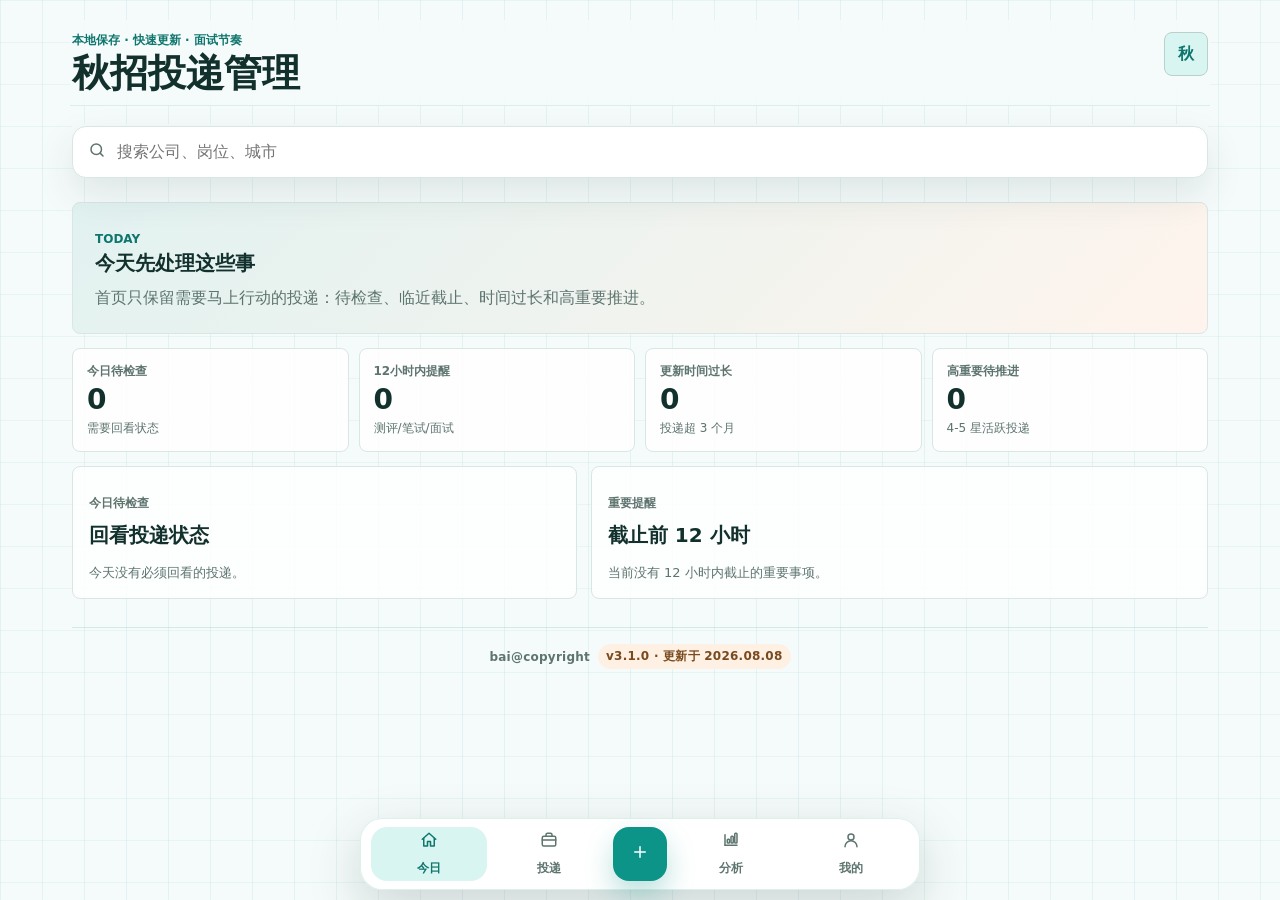
<file: index.html>
<!doctype html>
<html lang="zh-CN">
  <head>
    <meta charset="UTF-8" />
    <meta name="viewport" content="width=device-width, initial-scale=1.0" />
    <meta name="theme-color" content="#0d9488" />
    <meta name="apple-mobile-web-app-capable" content="yes" />
    <meta name="apple-mobile-web-app-title" content="秋招投递" />
    <meta name="apple-mobile-web-app-status-bar-style" content="default" />
    <meta name="description" content="本地保存的秋招投递状态管理工具，支持手机浏览器和主屏幕安装。" />
    <title>秋招投递管理</title>
    <link rel="manifest" href="./manifest.webmanifest" />
    <link rel="icon" href="./app-icon.svg" type="image/svg+xml" />
    <link rel="stylesheet" href="./styles.css" />
  </head>
  <body>
    <div id="app">
      <main class="main-shell">
        <header class="topbar app-header">
          <div>
            <p class="eyebrow">本地保存 · 快速更新 · 面试节奏</p>
            <h2>秋招投递管理</h2>
          </div>
          <div class="top-actions">
            <button
              id="accountMenuBtn"
              class="brand-mark"
              type="button"
              aria-label="进入我的账号"
              aria-expanded="false"
              aria-controls="accountMenu"
              title="我的"
            >
              秋
            </button>
          </div>
        </header>

        <div class="global-search">
          <div class="search-box">
            <button id="searchButton" class="search-button" type="button" aria-label="搜索并跳转到列表">
              <span data-icon="search"></span>
            </button>
            <input id="searchInput" type="search" placeholder="搜索公司、岗位、城市" autocomplete="off" />
          </div>
        </div>

        <section id="overviewPage" class="app-module is-active" data-module="overview" aria-label="今日">
          <section class="module-hero today-hero">
            <div>
              <p class="eyebrow">Today</p>
              <h3>今天先处理这些事</h3>
              <p>首页只保留需要马上行动的投递：待检查、临近截止、时间过长和高重要推进。</p>
            </div>
          </section>

          <section id="todayFocusGrid" class="today-focus-grid" aria-label="今日重点"></section>

          <div class="reminder-module-grid">
            <section class="module-card check-panel">
              <div class="module-card-head">
                <div>
                  <p class="section-label">今日待检查</p>
                  <h3>回看投递状态</h3>
                </div>
              </div>
              <div id="dueList" class="due-list"></div>
            </section>
            <section class="module-card">
              <div class="module-card-head">
                <div>
                  <p class="section-label">重要提醒</p>
                  <h3>截止前 12 小时</h3>
                </div>
              </div>
              <div id="reminderHubList" class="reminder-list compact-reminder-list"></div>
            </section>
          </div>
        </section>

        <section id="recordsPage" class="app-module hidden" data-module="records" aria-label="投递记录">
          <section class="toolbar">
            <div>
              <p class="eyebrow">Applications</p>
              <h3>投递工作区</h3>
            </div>
            <p class="toolbar-hint">搜索、筛选和看板都在这里处理</p>
          </section>

          <section class="module-card compact-filter-card">
            <div class="module-card-head">
              <div>
                <p class="section-label">状态筛选</p>
                <h3>快速定位记录</h3>
              </div>
              <span class="card-hint">筛选后在下方展示列表</span>
            </div>
            <div id="statusFilters" class="filter-stack status-grid"></div>
            <div class="filter-panel-grid records-filter-grid">
              <label>
                <span>城市筛选</span>
                <select id="cityFilter" class="select-input">
                  <option value="all">全部城市</option>
                </select>
              </label>
              <label>
                <span>排序</span>
                <select id="sortSelect" class="select-input">
                  <option value="updatedDesc">星级优先 · 最近更新</option>
                  <option value="staleDesc">星级优先 · 最久未更新</option>
                  <option value="appliedDesc">星级优先 · 最近投递</option>
                  <option value="companyAsc">星级优先 · 公司名称</option>
                </select>
              </label>
            </div>
          </section>

          <section id="overviewResultsPanel" class="module-card overview-results hidden">
            <div class="module-card-head">
              <div>
                <p class="section-label">筛选结果</p>
                <h3>投递列表</h3>
              </div>
              <div id="resultMeta" class="result-meta"></div>
            </div>
            <section id="overviewListView" class="table-view overview-list-view" aria-label="投递筛选列表"></section>
          </section>

          <section id="boardView" class="board-view" aria-label="状态看板"></section>
        </section>

        <section id="remindersPage" class="app-module hidden" data-module="reminders" aria-label="分析">
          <section class="module-hero analysis-hero">
            <div>
              <p class="eyebrow">Analysis</p>
              <h3>看趋势，不在这里处理记录</h3>
              <p>统计页只保留状态漏斗、城市分布、星级分布和关键指标，用来判断投递节奏。</p>
            </div>
          </section>
          <section id="insightsView" class="insights-view" aria-label="投递统计分析"></section>
        </section>

        <section id="profilePage" class="app-module hidden" data-module="profile" aria-label="我的">
          <section id="accountMenu" class="account-menu profile-account" aria-label="账号空间">
            <div class="account-menu-head">
              <div>
                <p class="section-label">当前账号</p>
                <strong id="activeAccountName">本地游客</strong>
              </div>
              <button id="closeAccountMenuBtn" class="icon-button secondary compact" type="button" aria-label="收起账号空间" title="收起">
                <span data-icon="x"></span>
              </button>
            </div>

            <div class="account-panel-stack">
              <div id="accountHomePanel" class="account-home-panel account-subpanel is-panel-visible">
                <div class="account-home-card">
                  <div class="account-avatar" aria-hidden="true">秋</div>
                  <div>
                    <p class="section-label">当前身份</p>
                    <strong id="accountHomeName">本地游客</strong>
                    <span id="accountHomeMeta">游客数据只保存在本机</span>
                  </div>
                </div>
                <div class="account-entry-actions" aria-label="账号入口">
                  <button id="openLoginPanelBtn" class="text-entry-button" type="button">
                    <span data-icon="user"></span>
                    <span>去登录</span>
                  </button>
                  <button id="openAccountAdminBtn" class="text-entry-button" type="button">
                    <span data-icon="user"></span>
                    <span>账号管理</span>
                  </button>
                </div>
              </div>

              <div id="accountLoginPanel" class="account-editor account-subpanel hidden">
                <div class="account-subpanel-head">
                  <div>
                    <p class="section-label">云端同步</p>
                    <label for="newAccountNameInput">账号登录</label>
                  </div>
                  <button id="backAccountHomeFromLoginBtn" class="mini-button" type="button">
                    <span data-icon="x"></span>
                    <span>返回</span>
                  </button>
                </div>
                <div class="account-auth-copy">
                  <p>使用“账号名+密码”登录后，会自动尝试从云端恢复并同步该账号的最新备份。</p>
                </div>
                <div class="account-field-group">
                  <label for="newAccountNameInput">登录账号</label>
                  <input id="newAccountNameInput" type="text" maxlength="24" placeholder="例如：我的秋招" autocomplete="off" />
                </div>
                <div class="account-field-group">
                  <label for="newAccountPasswordInput">账号密码</label>
                  <input id="newAccountPasswordInput" type="password" placeholder="设置或输入账号密码" autocomplete="current-password" />
                </div>
                <button id="createAccountBtn" class="mini-button strong-mini" type="button">
                  <span data-icon="check"></span>
                  <strong>立即登录</strong>
                </button>
              </div>

              <div id="accountAdminPanel" class="account-editor account-subpanel hidden">
                <div class="account-subpanel-head">
                  <div>
                    <p class="section-label">本机管理</p>
                    <label>管理员账户</label>
                  </div>
                  <button id="backAccountHomeFromAdminBtn" class="mini-button" type="button">
                    <span data-icon="x"></span>
                    <span>返回</span>
                  </button>
                </div>
                <div id="accountList" class="account-list" aria-label="账号列表"></div>
                <div id="accountPasswordGate" class="account-security-gate"></div>
                <div id="accountRecoveryList" class="account-security-list"></div>
                <div id="deleteAccountConfirm" class="delete-confirm hidden">
                  <span id="deleteAccountConfirmText">确认删除这个账号和它的记录？</span>
                  <button id="confirmDeleteAccountBtn" class="mini-button danger-mini" type="button">确认</button>
                  <button id="cancelDeleteAccountBtn" class="mini-button" type="button">取消</button>
                </div>
                <p id="accountSecurityHint" class="account-help">旧密码无法查看；通过管理员账户后才能重置。</p>
              </div>
            </div>

            <p id="accountFeedback" class="account-feedback" aria-live="polite">每个账号的数据本地隔离保存。</p>
          </section>

          <section id="cloudBackupPanel" class="module-card cloud-backup-panel">
            <div class="module-card-head">
              <div>
                <p class="section-label">云备份中心</p>
                <h3>自动备份与恢复</h3>
              </div>
              <span id="cloudBackupStatus" class="card-hint">每 12 小时自动检查</span>
            </div>
            <div class="cloud-sync-panel">
              <div class="cloud-sync-title">
                <strong>账号云同步</strong>
                <span id="cloudSyncStatus">未开启</span>
              </div>
              <div class="cloud-sync-controls">
                <button id="checkCloudSyncBtn" class="mini-button" type="button">检查云端</button>
              </div>
              <p id="cloudSyncFeedback" class="cloud-sync-feedback">登录账号后，会用账号名和账号密码检查云端最新备份。</p>
            </div>
            <div class="cloud-backup-actions">
              <button id="backupNowBtn" class="profile-action" type="button">
                <span data-icon="share"></span>
                <strong>立即备份</strong>
              </button>
            </div>
            <div id="cloudBackupList" class="cloud-backup-list" aria-label="云备份历史"></div>
          </section>

          <section class="module-card settings-card">
            <div class="module-card-head">
              <div>
                <p class="section-label">系统设置</p>
                <h3>提醒阈值</h3>
              </div>
            </div>
            <div class="settings-grid">
              <label class="number-field" for="overdueMonthsInput">
                <span>超过</span>
                <input id="overdueMonthsInput" type="number" min="1" max="36" step="1" inputmode="numeric" />
                <span>个月未更新</span>
              </label>
              <label class="number-field" for="longAppliedMonthsInput">
                <span>投递超</span>
                <input id="longAppliedMonthsInput" type="number" min="1" max="36" step="1" inputmode="numeric" />
                <span>个月归类</span>
              </label>
            </div>
          </section>

          <section class="module-card">
            <div class="module-card-head">
              <div>
                <p class="section-label">数据与信息</p>
                <h3>导入导出</h3>
              </div>
            </div>
            <div class="profile-actions">
              <button id="exportBtn" class="profile-action" type="button">
                <span data-icon="download"></span>
                <strong>导出</strong>
              </button>
              <button id="importBtn" class="profile-action" type="button">
                <span data-icon="upload"></span>
                <strong>导入</strong>
              </button>
              <input id="importInput" type="file" accept="application/json" hidden />
              <button id="mobileBtn" class="profile-action" type="button">
                <span data-icon="phone"></span>
                <strong>手机打开</strong>
              </button>
              <button id="authorContactBtn" class="profile-action" type="button">
                <span data-icon="external"></span>
                <strong>联系作者</strong>
              </button>
            </div>
          </section>
        </section>

        <footer class="app-footer" aria-label="版权与作者信息">
          <span>bai@copyright</span>
          <span id="appVersionInfo" class="version-info">v3.1.0 · 更新于 2026.08.08</span>
        </footer>

        <nav class="bottom-nav" aria-label="底部模块导航">
          <button class="bottom-nav-item active" type="button" data-module-nav="overview">
            <span data-icon="home"></span>
            <strong>今日</strong>
          </button>
          <button class="bottom-nav-item" type="button" data-module-nav="records">
            <span data-icon="briefcase"></span>
            <strong>投递</strong>
          </button>
          <button id="addBtn" class="bottom-add" type="button" aria-label="添加记录" title="添加记录" onclick="try{window.__trackerOpenAdd&amp;&amp;window.__trackerOpenAdd()}catch(e){};if(!document.getElementById('recordDialog').classList.contains('is-open')){window.__trackerOpenRecordFallback&amp;&amp;window.__trackerOpenRecordFallback()}">
            <span data-icon="plus"></span>
          </button>
          <button class="bottom-nav-item" type="button" data-module-nav="reminders">
            <span data-icon="chart"></span>
            <strong>分析</strong>
          </button>
          <button class="bottom-nav-item" type="button" data-module-nav="profile">
            <span data-icon="user"></span>
            <strong>我的</strong>
          </button>
        </nav>
      </main>
    </div>

    <div id="drawerBackdrop" class="drawer-backdrop hidden"></div>
    <aside id="detailDrawer" class="detail-drawer hidden" aria-label="记录详情" aria-hidden="true"></aside>
    <div id="modalBackdrop" class="modal-backdrop hidden"></div>
    <div id="toast" class="app-toast hidden" role="status" aria-live="polite"></div>

    <section id="recordDialog" class="record-dialog hidden" role="dialog" aria-modal="true" aria-hidden="true">
      <form id="recordForm" novalidate>
        <div class="dialog-head">
          <div>
            <p class="eyebrow">Application Record</p>
            <h3 id="dialogTitle">添加投递记录</h3>
          </div>
          <button class="icon-button ghost" value="cancel" type="button" id="closeDialogBtn" aria-label="关闭" title="关闭" onclick="window.__trackerCloseRecordFallback&amp;&amp;window.__trackerCloseRecordFallback()">
            <span data-icon="x"></span>
          </button>
        </div>

        <div class="form-grid">
          <label>
            <span>公司名称</span>
            <input name="company" required maxlength="60" placeholder="例如：腾讯" />
          </label>
          <label>
            <span>岗位名称</span>
            <input name="position" maxlength="80" placeholder="例如：后端开发工程师" />
          </label>
          <label>
            <span>城市（最多 3 个）</span>
            <select name="cities" multiple size="6" required></select>
          </label>
          <label>
            <span>当前状态</span>
            <select name="status" required></select>
          </label>
          <label>
            <span>投递日期</span>
            <input name="appliedAt" type="date" required />
          </label>
          <label>
            <span>更新时间</span>
            <input name="updatedAt" type="date" required />
          </label>
          <label>
            <span>下次检查</span>
            <input name="nextCheckAt" type="date" />
          </label>
          <label>
            <span>重要程度</span>
            <select name="importance">
              <option value="1">★ 1 星</option>
              <option value="2">★★ 2 星</option>
              <option value="3">★★★ 3 星</option>
              <option value="4">★★★★ 4 星</option>
              <option value="5">★★★★★ 5 星</option>
            </select>
          </label>
          <label>
            <span>重要提醒</span>
            <select name="importantReminderType" required>
              <option value="none">无</option>
              <option value="deadline">选择截止日期时间</option>
              <option value="relative">从现在起 N 小时</option>
            </select>
          </label>
          <label id="importantReminderAtField" class="hidden">
            <span>提醒时间</span>
            <input name="importantReminderAt" type="datetime-local" />
          </label>
          <label id="importantReminderHoursField" class="hidden">
            <span>未来多少小时</span>
            <input name="importantReminderHours" type="number" min="1" max="8760" step="1" inputmode="numeric" placeholder="例如：48" />
          </label>
          <label id="importantReminderNoteField" class="wide hidden">
            <span>提醒备注</span>
            <input name="importantReminderNote" maxlength="120" placeholder="例如：在线测评、笔试、确认面试时间" />
          </label>
          <label class="wide">
            <span>备注 / 本次更新</span>
            <textarea name="note" rows="4" maxlength="500" placeholder="记录你这次查询到的状态、面试时间或注意事项"></textarea>
          </label>
        </div>

        <p id="formError" class="form-error" role="alert"></p>

        <div class="dialog-actions">
          <button id="deleteFromFormBtn" class="danger-button hidden" type="button">
            <span data-icon="trash"></span>
            删除
          </button>
          <span class="dialog-spacer"></span>
          <button class="text-button" value="cancel" type="button" id="cancelDialogBtn" onclick="window.__trackerCloseRecordFallback&amp;&amp;window.__trackerCloseRecordFallback()">取消</button>
          <button class="primary-button" id="saveRecordBtn" type="submit">
            <span data-icon="check"></span>
            保存
          </button>
        </div>
      </form>
    </section>

    <section id="exportDialog" class="record-dialog export-dialog hidden" role="dialog" aria-modal="true" aria-hidden="true">
      <div class="dialog-head">
        <div>
          <p class="eyebrow">Data Backup</p>
          <h3>导出投递记录</h3>
        </div>
        <button class="icon-button ghost" type="button" id="closeExportDialogBtn" aria-label="关闭" title="关闭">
          <span data-icon="x"></span>
        </button>
      </div>
      <div class="export-content">
        <p id="exportFeedback" class="link-import-feedback export-feedback" aria-live="polite"></p>
        <button id="shareExportBtn" class="export-option" type="button">
          <span data-icon="share"></span>
          <strong>系统分享</strong>
          <small>发到微信、文件、网盘或其他应用</small>
        </button>
        <button id="saveExportBtn" class="export-option" type="button">
          <span data-icon="download"></span>
          <strong>保存 JSON 文件</strong>
          <small>选择手机或电脑上的保存位置</small>
        </button>
        <button id="copyExportBtn" class="export-option" type="button">
          <span data-icon="copy"></span>
          <strong>复制 JSON</strong>
          <small>复制到剪贴板，适合发消息给电脑</small>
        </button>
        <button id="copyImportLinkBtn" class="export-option" type="button">
          <span data-icon="copy"></span>
          <strong>生成并复制云端短链接</strong>
          <small>生成短链接，发到微信、QQ 后粘贴到导入面板</small>
        </button>
      </div>
    </section>

    <section id="linkImportDialog" class="record-dialog link-import-dialog hidden" role="dialog" aria-modal="true" aria-hidden="true" aria-labelledby="linkImportTitle">
      <div class="dialog-head link-import-head">
        <div>
          <p class="eyebrow">Link Import</p>
          <h3 id="linkImportTitle">导入投递记录</h3>
        </div>
        <button class="icon-button ghost" type="button" id="cancelLinkImportBtn" aria-label="关闭" title="关闭">
          <span data-icon="x"></span>
        </button>
      </div>
      <div class="link-import-content">
        <div class="link-import-badge">
          <span data-icon="upload"></span>
        </div>
        <div>
          <strong>选择导入方式</strong>
          <p>导入会覆盖当前账号现有记录。你可以选择 JSON 文件，也可以粘贴短链接、原始长链接 / 原始 JSON。</p>
        </div>
      </div>
      <div class="link-import-actions">
        <button id="chooseJsonImportBtn" class="export-option" type="button">
          <span data-icon="upload"></span>
          <strong>选择 JSON 文件</strong>
          <small>打开文件管理器，选择之前导出的 JSON 文件</small>
        </button>
        <label class="link-import-field" for="importLinkInput">
          <span>通过链接或原始内容导入</span>
          <textarea id="importLinkInput" rows="6" placeholder="粘贴短链接、旧版原始长链接，或直接粘贴原始 JSON 记录内容"></textarea>
        </label>
        <p id="importLinkFeedback" class="link-import-feedback" aria-live="polite"></p>
      </div>
      <div class="dialog-actions">
        <button class="text-button" type="button" id="rejectLinkImportBtn">取消</button>
        <button class="primary-button" type="button" id="confirmLinkImportBtn">
          <span data-icon="check"></span>
          导入
        </button>
      </div>
    </section>

    <section id="mobileDialog" class="record-dialog mobile-dialog hidden" role="dialog" aria-modal="true" aria-hidden="true">
      <div class="dialog-head">
        <div>
          <p class="eyebrow">Mobile Access</p>
          <h3>在手机上打开</h3>
        </div>
        <button class="icon-button ghost" type="button" id="closeMobileDialogBtn" aria-label="关闭" title="关闭">
          <span data-icon="x"></span>
        </button>
      </div>
      <div class="mobile-content">
        <section class="mobile-card">
          <div class="mobile-card-head">
            <span class="mobile-step">1</span>
            <strong>让电脑临时提供访问地址</strong>
          </div>
          <code class="command-line">python3 -m http.server 5173 --bind 0.0.0.0</code>
        </section>
        <section class="mobile-card">
          <div class="mobile-card-head">
            <span class="mobile-step">2</span>
            <strong>手机和电脑连同一个 Wi-Fi</strong>
          </div>
          <p>手机浏览器打开电脑局域网地址，例如 <code>http://电脑IP:5173</code>。</p>
        </section>
        <section class="mobile-card">
          <div class="mobile-card-head">
            <span class="mobile-step">3</span>
            <strong>添加到手机主屏幕</strong>
          </div>
          <p>iPhone 用 Safari 分享按钮里的“添加到主屏幕”；Android 用浏览器菜单里的“安装应用”。</p>
        </section>

        <div class="share-box">
          <label for="shareUrl">当前页面地址</label>
          <div class="share-row">
            <input id="shareUrl" readonly />
            <button id="copyLinkBtn" class="icon-button secondary" type="button" aria-label="复制链接" title="复制链接">
              <span data-icon="copy"></span>
            </button>
            <button id="nativeShareBtn" class="icon-button secondary" type="button" aria-label="系统分享" title="系统分享">
              <span data-icon="share"></span>
            </button>
          </div>
          <p id="shareHint" class="share-hint">如果这里显示的是 localhost，手机需要把 localhost 换成电脑的局域网 IP。</p>
        </div>
      </div>
    </section>

    <section id="authorDialog" class="record-dialog author-dialog hidden" role="dialog" aria-modal="true" aria-hidden="true" aria-labelledby="authorDialogTitle">
      <div class="dialog-head author-dialog-head">
        <div>
          <p class="eyebrow">About Author</p>
          <h3 id="authorDialogTitle">联系作者</h3>
        </div>
        <button class="icon-button ghost" type="button" id="closeAuthorDialogBtn" aria-label="关闭" title="关闭">
          <span data-icon="x"></span>
        </button>
      </div>
      <div class="author-content">
        <div class="author-badge" aria-hidden="true">B</div>
        <p>
          本软件由 RicardoBAI 开发,如有疑问，请联系作者<a href="mailto:a1623444091@163.com">a1623444091@163.com</a>，代码已开源，地址：<a href="https://gitee.com/git_bai/autumn-recruitment-app" target="_blank" rel="noreferrer">https://gitee.com/git_bai/autumn-recruitment-app</a>
        </p>
      </div>
    </section>

    <section id="importantReminderDialog" class="record-dialog reminder-dialog hidden" role="dialog" aria-modal="true" aria-hidden="true" aria-labelledby="importantReminderTitle">
      <div class="dialog-head reminder-dialog-head">
        <div>
          <p class="eyebrow">Important Reminder</p>
          <h3 id="importantReminderTitle">重要提醒</h3>
        </div>
        <button class="icon-button ghost" type="button" id="closeImportantReminderBtn" aria-label="关闭" title="关闭">
          <span data-icon="x"></span>
        </button>
      </div>
      <div class="reminder-dialog-body">
        <div class="reminder-hero">
          <span data-icon="alert"></span>
          <div>
            <strong>接下来 12 小时内有重要事项</strong>
            <p>这些投递记录需要优先处理，比如在线测评、笔试、确认面试时间。</p>
          </div>
        </div>
        <div id="importantReminderList" class="reminder-list"></div>
      </div>
    </section>

    <section id="actionConfirmDialog" class="record-dialog action-dialog hidden" role="dialog" aria-modal="true" aria-hidden="true" aria-labelledby="actionConfirmTitle">
      <div class="dialog-head action-dialog-head">
        <div>
          <p class="eyebrow">Status Flow</p>
          <h3 id="actionConfirmTitle">确认操作</h3>
        </div>
      </div>
      <div class="action-dialog-body">
        <div class="action-dialog-icon">
          <span data-icon="alert"></span>
        </div>
        <p id="actionConfirmMessage">确认继续吗？</p>
      </div>
      <div class="dialog-actions">
        <button class="text-button" type="button" id="actionCancelBtn">取消</button>
        <button class="primary-button" type="button" id="actionConfirmBtn">
          <span data-icon="check"></span>
          确认
        </button>
      </div>
    </section>

    <section id="statusDeadlineDialog" class="record-dialog deadline-dialog hidden" role="dialog" aria-modal="true" aria-hidden="true" aria-labelledby="statusDeadlineTitle">
      <div class="dialog-head deadline-dialog-head">
        <div>
          <p class="eyebrow">Required Deadline</p>
          <h3 id="statusDeadlineTitle">设置截止时间</h3>
        </div>
      </div>
      <div class="deadline-dialog-body">
        <p id="statusDeadlineMessage">这个状态需要设置一个截止时间，用来触发强提醒。</p>
        <label>
          <span>截止日期时间</span>
          <input id="statusDeadlineInput" type="datetime-local" />
        </label>
        <label>
          <span>提醒备注</span>
          <input id="statusDeadlineNoteInput" maxlength="120" placeholder="例如：在线测评、笔试、面试确认" />
        </label>
        <p id="statusDeadlineError" class="form-error" role="alert"></p>
      </div>
      <div class="dialog-actions">
        <button class="text-button" type="button" id="statusDeadlineCancelBtn">取消</button>
        <button class="primary-button" type="button" id="statusDeadlineConfirmBtn">
          <span data-icon="check"></span>
          保存截止时间
        </button>
      </div>
    </section>

    <section id="dueStatusDialog" class="record-dialog due-status-dialog hidden" role="dialog" aria-modal="true" aria-hidden="true" aria-labelledby="dueStatusTitle">
      <div class="dialog-head action-dialog-head">
        <div>
          <p class="eyebrow">Check Result</p>
          <h3 id="dueStatusTitle">选择新的状态</h3>
        </div>
      </div>
      <div class="due-status-body">
        <p id="dueStatusMessage">这条记录现在进入哪个阶段？</p>
        <div class="due-status-options">
          <button class="status-choice-button" type="button" data-due-status="待测评">待测评</button>
          <button class="status-choice-button" type="button" data-due-status="待笔试">待笔试</button>
          <button class="status-choice-button" type="button" data-due-status="待面试">待面试</button>
        </div>
      </div>
      <div class="dialog-actions">
        <button class="text-button" type="button" id="dueStatusCancelBtn">取消</button>
      </div>
    </section>

    <template id="emptyStateTemplate">
      <div class="empty-state">
        <div class="empty-icon"><span data-icon="inbox"></span></div>
        <h3>还没有匹配记录</h3>
        <p>调整筛选，或添加一条新的投递记录。</p>
      </div>
    </template>

    <script>
      window.__trackerOpenRecordFallback = function () {
        var dialog = document.getElementById("recordDialog");
        var backdrop = document.getElementById("modalBackdrop");
        if (!dialog) return;
        dialog.classList.remove("hidden");
        dialog.classList.add("is-open");
        dialog.setAttribute("aria-hidden", "false");
        if (backdrop) backdrop.classList.remove("hidden");
        document.body.classList.add("modal-open");
      };
      window.__trackerCloseRecordFallback = function () {
        var dialog = document.getElementById("recordDialog");
        var backdrop = document.getElementById("modalBackdrop");
        if (!dialog) return;
        dialog.classList.remove("is-open");
        dialog.classList.add("hidden");
        dialog.setAttribute("aria-hidden", "true");
        if (backdrop) backdrop.classList.add("hidden");
        document.body.classList.remove("modal-open");
      };
    </script>
    <script src="./app.js" defer></script>
  </body>
</html>
</file>
<file: styles.css>
:root {
  color-scheme: light;
  --bg: #f5fbfa;
  --surface: #ffffff;
  --surface-2: #eef7f5;
  --line: #d9e7e4;
  --line-strong: #b9d0cb;
  --text: #12312d;
  --muted: #5d746f;
  --primary: #0d9488;
  --primary-strong: #0f766e;
  --primary-soft: #d9f5f1;
  --accent: #f97316;
  --accent-soft: #fff0e4;
  --blue: #2563eb;
  --blue-soft: #eaf1ff;
  --green: #148c5b;
  --green-soft: #e8f8ef;
  --red: #b42318;
  --red-soft: #fff0ee;
  --gray-soft: #eff2f2;
  --shadow: 0 18px 48px rgba(18, 49, 45, 0.1);
  --radius: 8px;
  --sidebar: 292px;
  font-family:
    Inter, "PingFang SC", "Microsoft YaHei", "Noto Sans SC", system-ui,
    -apple-system, BlinkMacSystemFont, sans-serif;
}

* {
  box-sizing: border-box;
}

html {
  min-width: 320px;
  background: var(--bg);
}

body {
  margin: 0;
  min-height: 100vh;
  color: var(--text);
  background:
    linear-gradient(90deg, rgba(13, 148, 136, 0.08) 1px, transparent 1px),
    linear-gradient(rgba(13, 148, 136, 0.06) 1px, transparent 1px),
    var(--bg);
  background-size: 42px 42px;
}

body.modal-open {
  overflow: hidden;
}

button,
input,
select,
textarea {
  font: inherit;
}

button,
label.icon-button,
select {
  cursor: pointer;
}

button:focus-visible,
input:focus-visible,
select:focus-visible,
textarea:focus-visible,
label.icon-button:focus-within {
  outline: 3px solid rgba(249, 115, 22, 0.34);
  outline-offset: 2px;
}

#app {
  display: block;
  min-height: 100vh;
}

.sidebar {
  position: sticky;
  top: 0;
  height: 100vh;
  overflow: auto;
  padding: 24px 20px;
  border-right: 1px solid var(--line);
  background: rgba(255, 255, 255, 0.78);
  backdrop-filter: blur(18px);
}

.brand {
  display: flex;
  align-items: center;
  gap: 12px;
  margin-bottom: 28px;
}

.brand-mark {
  display: grid;
  width: 44px;
  height: 44px;
  place-items: center;
  border: 1px solid var(--line-strong);
  border-radius: var(--radius);
  color: var(--primary-strong);
  background: var(--primary-soft);
  font-weight: 800;
  transition:
    transform 180ms ease,
    box-shadow 180ms ease,
    border-color 180ms ease,
    background 180ms ease;
}

.brand-mark:hover,
.brand-mark[aria-expanded="true"] {
  border-color: rgba(13, 148, 136, 0.48);
  background: #c9f0eb;
  box-shadow: 0 12px 30px rgba(13, 148, 136, 0.16);
  transform: translateY(-1px);
}

.brand h1,
.topbar h2,
.dialog-head h3,
.empty-state h3 {
  margin: 0;
  letter-spacing: 0;
}

.brand h1 {
  font-size: 20px;
  line-height: 1.2;
}

.icon-button.compact {
  width: 38px;
  height: 40px;
}

.danger-mini {
  color: var(--red);
  background: var(--red-soft);
}

.strong-mini {
  color: #ffffff;
  border-color: #f8b84e;
  background: #d97706;
}

.account-menu {
  display: grid;
  gap: 12px;
  margin: -14px 0 18px;
  padding: 14px;
  position: relative;
  overflow: hidden;
  border: 1px solid rgba(13, 148, 136, 0.18);
  border-radius: var(--radius);
  color: #f8fafc;
  background:
    linear-gradient(140deg, rgba(13, 148, 136, 0.2), rgba(15, 23, 42, 0.06)),
    linear-gradient(180deg, #173332, #0f172a);
  box-shadow: 0 24px 58px rgba(10, 34, 32, 0.26);
  animation: accountMenuIn 180ms ease both;
}

.account-menu::before {
  content: "";
  position: absolute;
  inset: -40% auto auto -8%;
  width: 190px;
  height: 190px;
  border-radius: 50%;
  background: radial-gradient(circle, rgba(250, 204, 21, 0.14), transparent 70%);
  pointer-events: none;
}

.account-menu-head,
.delete-confirm {
  display: flex;
  align-items: center;
  gap: 8px;
}

.account-menu-head {
  justify-content: space-between;
}

.account-menu-head strong {
  display: block;
  max-width: 190px;
  overflow: hidden;
  font-size: 16px;
  line-height: 1.3;
  text-overflow: ellipsis;
  white-space: nowrap;
}

.account-menu .section-label {
  color: #facc15;
}

.account-panel-stack {
  display: grid;
  position: relative;
  z-index: 1;
  max-height: min(68vh, 640px);
  overflow-x: hidden;
  overflow-y: auto;
  padding-right: 2px;
  -webkit-overflow-scrolling: touch;
  scrollbar-gutter: stable;
}

.account-subpanel {
  grid-area: 1 / 1;
  min-width: 0;
  display: grid;
  gap: 10px;
  opacity: 0;
  transform: translate3d(18px, 0, 0) scale(0.985);
  filter: blur(1.5px);
  pointer-events: none;
  transition:
    opacity 220ms cubic-bezier(0.22, 1, 0.36, 1),
    transform 220ms cubic-bezier(0.22, 1, 0.36, 1),
    filter 220ms ease;
}

.account-subpanel.is-panel-visible {
  opacity: 1;
  transform: translate3d(0, 0, 0) scale(1);
  filter: blur(0);
  pointer-events: auto;
}

.account-subpanel.is-panel-leave {
  opacity: 0;
  transform: translate3d(-14px, 0, 0) scale(0.985);
  filter: blur(2px);
}

.account-list {
  display: grid;
  grid-template-columns: repeat(2, minmax(0, 1fr));
  gap: 8px;
}

.account-home-panel {
  display: grid;
  gap: 12px;
}

.account-home-card {
  display: grid;
  grid-template-columns: 48px minmax(0, 1fr);
  align-items: center;
  gap: 12px;
  padding: 12px;
  border: 1px solid rgba(45, 212, 191, 0.24);
  border-radius: var(--radius);
  background:
    linear-gradient(135deg, rgba(20, 184, 166, 0.18), rgba(250, 204, 21, 0.08)),
    rgba(255, 255, 255, 0.08);
}

.account-avatar {
  display: grid;
  width: 48px;
  height: 48px;
  place-items: center;
  border: 1px solid rgba(250, 204, 21, 0.48);
  border-radius: 14px;
  color: #1f2933;
  background: linear-gradient(145deg, #facc15, #f97316);
  box-shadow: 0 14px 28px rgba(249, 115, 22, 0.24);
  font-size: 20px;
  font-weight: 950;
}

.account-home-card strong,
.account-home-card span {
  display: block;
  min-width: 0;
  overflow: hidden;
  text-overflow: ellipsis;
  white-space: nowrap;
}

.account-home-card strong {
  color: #f8fafc;
  font-size: 18px;
  line-height: 1.25;
}

.account-home-card span {
  margin-top: 3px;
  color: #cbd5e1;
  font-size: 12px;
}

.account-entry-actions {
  display: grid;
  grid-template-columns: minmax(0, 1fr) minmax(0, 1fr);
  gap: 8px;
}

.text-entry-button {
  position: relative;
  overflow: hidden;
  display: inline-flex;
  align-items: center;
  justify-content: center;
  gap: 6px;
  min-height: 44px;
  border: 1px solid rgba(226, 232, 240, 0.22);
  border-radius: var(--radius);
  color: #fef3c7;
  background:
    linear-gradient(170deg, rgba(14, 116, 110, 0.2), rgba(15, 23, 42, 0.5)),
    rgba(15, 23, 42, 0.16);
  font-weight: 900;
  line-height: 1;
  transition:
    transform 180ms ease,
    border-color 180ms ease,
    background 180ms ease,
    box-shadow 180ms ease;
}

.text-entry-button:hover {
  border-color: rgba(250, 204, 21, 0.62);
  background:
    linear-gradient(170deg, rgba(250, 204, 21, 0.18), rgba(249, 115, 22, 0.15)),
    rgba(250, 204, 21, 0.08);
  box-shadow: 0 10px 24px rgba(249, 115, 22, 0.16);
  transform: translateY(-1px);
}

.account-auth-copy {
  margin: -4px 0 2px;
  padding: 10px 11px;
  border: 1px solid rgba(148, 163, 184, 0.28);
  border-radius: var(--radius);
  color: #d6e5e1;
  background: rgba(15, 23, 42, 0.32);
}

.account-auth-copy p {
  margin: 0;
  color: #e5ebe9;
  font-size: 12px;
  line-height: 1.45;
}

.account-field-group {
  display: grid;
  gap: 6px;
}

.account-subpanel-head {
  display: flex;
  align-items: center;
  justify-content: space-between;
  gap: 10px;
}

.account-subpanel-head label {
  display: block;
  margin-top: 2px;
  color: #f8fafc;
  font-size: 16px;
}

.account-list-item {
  display: grid;
  gap: 8px;
}

.account-list-item.is-current {
  grid-column: 1 / -1;
  grid-template-columns: minmax(0, 0.48fr) minmax(0, 0.52fr);
  align-items: stretch;
}

.account-switch {
  display: grid;
  grid-template-columns: minmax(0, 1fr);
  align-items: center;
  gap: 8px;
  width: 100%;
  min-height: 42px;
  padding: 8px 10px;
  border: 1px solid rgba(148, 163, 184, 0.3);
  border-radius: var(--radius);
  color: #f8fafc;
  background: rgba(255, 255, 255, 0.08);
  text-align: left;
  transition:
    transform 180ms ease,
    border-color 180ms ease,
    background 180ms ease;
}

.account-switch:hover {
  border-color: rgba(250, 204, 21, 0.55);
  background: rgba(255, 255, 255, 0.14);
  transform: translateY(-1px);
}

.account-switch.is-active {
  border-color: rgba(250, 204, 21, 0.78);
  background: rgba(250, 204, 21, 0.16);
}

.account-switch-name,
.account-switch-count,
.account-switch-lock {
  overflow: hidden;
  text-overflow: ellipsis;
  white-space: nowrap;
}

.account-switch-name {
  font-weight: 800;
}

.account-switch-count {
  color: #cbd5e1;
  font-size: 12px;
}

.account-switch-lock {
  grid-column: 1 / -1;
  color: #facc15;
  font-size: 11px;
  font-weight: 800;
}

.account-unlock {
  display: grid;
  grid-template-columns: minmax(0, 1fr) auto;
  gap: 8px;
  margin-top: 7px;
}

.account-unlock input {
  min-width: 0;
  height: 36px;
  padding: 0 10px;
  border: 1px solid rgba(250, 204, 21, 0.4);
  border-radius: var(--radius);
  color: #f8fafc;
  background: rgba(15, 23, 42, 0.38);
}

.account-current-tools {
  display: grid;
  gap: 8px;
  padding: 9px;
  border: 1px solid rgba(250, 204, 21, 0.24);
  border-radius: var(--radius);
  background: rgba(250, 204, 21, 0.08);
}

.account-inline-editor {
  display: grid;
  gap: 6px;
}

.account-inline-editor label {
  color: #fef3c7;
  font-size: 11px;
  font-weight: 900;
}

.account-editor {
  display: grid;
  gap: 7px;
  padding-top: 2px;
}

.account-editor label {
  color: #cbd5e1;
  font-size: 12px;
  font-weight: 800;
}

.account-field-group label {
  margin: 0;
  color: #fef3c7;
  font-size: 12px;
  font-weight: 900;
}

.account-help {
  margin: 0;
  color: #cbd5e1;
  font-size: 11px;
  line-height: 1.45;
}

.account-security-list {
  display: grid;
  gap: 8px;
}

.account-security-gate {
  display: grid;
  gap: 8px;
}

.account-security-unlocked {
  display: flex;
  align-items: center;
  justify-content: space-between;
  gap: 8px;
  padding: 9px;
  border: 1px solid rgba(34, 197, 94, 0.3);
  border-radius: var(--radius);
  color: #bbf7d0;
  background: rgba(20, 83, 45, 0.26);
}

.account-security-unlocked strong {
  overflow: hidden;
  text-overflow: ellipsis;
  white-space: nowrap;
}

.account-security-row {
  display: grid;
  grid-template-columns: minmax(0, 1fr);
  gap: 7px;
  padding: 9px;
  border: 1px solid rgba(148, 163, 184, 0.22);
  border-radius: var(--radius);
  background: rgba(255, 255, 255, 0.07);
}

.account-security-row > div {
  display: flex;
  min-width: 0;
  align-items: center;
  justify-content: space-between;
  gap: 8px;
}

.account-security-row strong,
.account-security-row span {
  overflow: hidden;
  text-overflow: ellipsis;
  white-space: nowrap;
}

.account-security-row span {
  color: #facc15;
  font-size: 11px;
  font-weight: 800;
}

.account-security-row input {
  min-width: 0;
  width: 100%;
  height: 36px;
  padding: 0 10px;
  border: 1px solid rgba(148, 163, 184, 0.34);
  border-radius: var(--radius);
  color: #f8fafc;
  background: rgba(15, 23, 42, 0.38);
}

.account-admin-actions {
  display: grid;
  grid-template-columns: minmax(0, 1fr) minmax(0, 1fr);
  gap: 8px;
}

.account-input-row {
  display: flex;
  align-items: stretch;
  gap: 8px;
}

.account-input-row input,
.account-editor > input {
  min-width: 0;
  width: 100%;
  height: 38px;
  padding: 0 10px;
  border: 1px solid rgba(148, 163, 184, 0.34);
  border-radius: var(--radius);
  color: #f8fafc;
  background: rgba(15, 23, 42, 0.38);
}

.account-field-group > input {
  width: 100%;
  min-width: 0;
  height: 42px;
  padding: 0 12px;
  border: 1px solid rgba(148, 163, 184, 0.34);
  border-radius: var(--radius);
  color: #f8fafc;
  background: rgba(15, 23, 42, 0.38);
  font-size: 14px;
}

.account-menu input::placeholder {
  color: rgba(226, 232, 240, 0.72);
}

.account-menu .mini-button {
  display: inline-flex;
  align-items: center;
  justify-content: center;
  gap: 6px;
  border-color: rgba(226, 232, 240, 0.24);
  color: #f8fafc;
  background: rgba(255, 255, 255, 0.1);
}

.account-menu .mini-button:hover {
  border-color: rgba(250, 204, 21, 0.65);
}

.account-menu .strong-mini {
  border-color: #f8b84e;
  color: #1f2933;
  background: #facc15;
}

.account-menu .danger-mini {
  border-color: rgba(248, 113, 113, 0.42);
  color: #fecaca;
  background: rgba(127, 29, 29, 0.48);
}

.account-danger-zone {
  display: grid;
  gap: 8px;
}

.delete-confirm {
  flex-wrap: wrap;
  padding: 9px;
  border: 1px solid rgba(248, 113, 113, 0.42);
  border-radius: var(--radius);
  background: rgba(127, 29, 29, 0.38);
}

.delete-confirm span {
  flex: 1 1 100%;
  color: var(--red);
  font-size: 12px;
  font-weight: 800;
}

.account-feedback {
  margin: 0;
  color: #cbd5e1;
  font-size: 12px;
  line-height: 1.45;
}

.account-feedback.is-error {
  color: #fecaca;
}

.account-feedback.is-success {
  color: #bbf7d0;
}

.eyebrow {
  margin: 0 0 4px;
  color: var(--primary-strong);
  font-size: 12px;
  font-weight: 700;
  letter-spacing: 0;
  text-transform: uppercase;
}

.search-box {
  display: grid;
  grid-template-columns: 22px 1fr;
  align-items: center;
  gap: 8px;
  height: 44px;
  padding: 0 12px;
  border: 1px solid var(--line);
  border-radius: var(--radius);
  background: var(--surface);
}

.search-button {
  display: inline-grid;
  width: 28px;
  height: 28px;
  margin-left: -3px;
  place-items: center;
  border: 0;
  border-radius: 8px;
  color: var(--muted);
  background: transparent;
}

.search-button:hover,
.search-button:focus-visible {
  color: var(--primary-strong);
  background: var(--primary-soft);
}

.search-box input {
  width: 100%;
  min-width: 0;
  border: 0;
  outline: 0;
  color: var(--text);
  background: transparent;
}

.side-section {
  margin-top: 24px;
}

.section-label {
  margin-bottom: 10px;
  color: var(--muted);
  font-size: 12px;
  font-weight: 800;
}

.filter-stack {
  display: grid;
  gap: 8px;
}

.filter-chip {
  display: flex;
  align-items: center;
  justify-content: space-between;
  width: 100%;
  min-height: 38px;
  padding: 8px 10px;
  border: 1px solid var(--line);
  border-radius: var(--radius);
  color: var(--text);
  background: var(--surface);
  transition:
    border-color 180ms ease,
    background 180ms ease,
    transform 180ms ease;
}

.filter-chip:hover,
.filter-chip.active {
  border-color: var(--primary);
  background: var(--primary-soft);
}

.filter-chip:active {
  transform: scale(0.98);
}

.chip-left {
  display: inline-flex;
  align-items: center;
  gap: 8px;
}

.status-dot {
  width: 9px;
  height: 9px;
  border-radius: 999px;
  background: var(--primary);
}

.select-input,
.form-grid input,
.form-grid select,
.form-grid textarea {
  width: 100%;
  border: 1px solid var(--line);
  border-radius: var(--radius);
  color: var(--text);
  background: var(--surface);
}

.select-input {
  height: 40px;
  padding: 0 10px;
}

.select-input.multi-select {
  height: 116px;
  padding: 8px 10px;
}

.side-hint {
  margin: 7px 0 0;
  color: var(--muted);
  font-size: 11px;
  line-height: 1.45;
}

.check-panel {
  padding: 14px;
  border: 1px solid var(--line);
  border-radius: var(--radius);
  background: var(--surface);
}

.due-list {
  display: grid;
  gap: 8px;
  max-height: 260px;
  overflow: auto;
}

.due-item {
  display: grid;
  grid-template-columns: minmax(0, 1fr) auto;
  align-items: stretch;
  gap: 8px;
  width: 100%;
  padding: 9px;
  border: 1px solid transparent;
  border-radius: var(--radius);
  color: var(--text);
  text-align: left;
  background: var(--accent-soft);
  transition:
    border-color 180ms ease,
    transform 180ms ease;
}

.due-item:hover {
  border-color: rgba(249, 115, 22, 0.6);
  transform: translateY(-1px);
}

.due-main {
  display: grid;
  min-width: 0;
  gap: 3px;
  padding: 0;
  border: 0;
  color: inherit;
  text-align: left;
  background: transparent;
}

.due-item strong,
.card-title,
.table-company {
  overflow-wrap: anywhere;
}

.due-main span {
  color: #7a4a1f;
  font-size: 12px;
}

.due-done {
  align-self: center;
  min-height: 30px;
  padding: 0 9px;
  border: 1px solid rgba(20, 140, 91, 0.28);
  border-radius: var(--radius);
  color: var(--green);
  background: var(--green-soft);
  font-size: 12px;
  font-weight: 900;
  white-space: nowrap;
}

.due-done:hover {
  border-color: rgba(20, 140, 91, 0.58);
}

.empty-mini {
  margin: 0;
  color: var(--muted);
  font-size: 13px;
  line-height: 1.5;
}

.main-shell {
  width: min(1180px, 100%);
  min-width: 0;
  margin: 0 auto;
  padding: 22px 22px 118px;
}

.app-header {
  position: sticky;
  top: 0;
  z-index: 7;
  margin: -2px -2px 14px;
  padding: 12px 2px 10px;
  border-bottom: 1px solid rgba(13, 148, 136, 0.12);
  background: rgba(245, 251, 250, 0.86);
  backdrop-filter: blur(18px);
}

.app-header h2 {
  font-size: clamp(24px, 4vw, 34px);
}

.global-search {
  position: sticky;
  top: 82px;
  z-index: 6;
  margin-bottom: 16px;
  padding: 2px 0 8px;
  background: linear-gradient(180deg, rgba(245, 251, 250, 0.92), rgba(245, 251, 250, 0));
}

.global-search .search-box {
  height: 52px;
  border-radius: 14px;
  box-shadow: 0 16px 38px rgba(18, 49, 45, 0.1);
}

.app-module {
  display: grid;
  gap: 14px;
  animation: fadeIn 180ms ease both;
}

.module-hero,
.module-card {
  border: 1px solid var(--line);
  border-radius: var(--radius);
  background: rgba(255, 255, 255, 0.86);
}

.module-hero {
  min-height: 156px;
  padding: 22px;
  display: flex;
  align-items: flex-end;
  background:
    linear-gradient(135deg, rgba(13, 148, 136, 0.14), rgba(255, 240, 228, 0.62)),
    var(--surface);
}

.reminder-module-hero {
  background:
    linear-gradient(135deg, rgba(185, 28, 28, 0.12), rgba(255, 237, 213, 0.72)),
    var(--surface);
}

.module-hero h3,
.module-card h3,
.toolbar h3 {
  margin: 0;
  font-size: 20px;
  letter-spacing: 0;
}

.module-hero p:last-child {
  max-width: 620px;
  margin: 8px 0 0;
  color: var(--muted);
  line-height: 1.6;
}

.today-hero {
  min-height: 132px;
  background:
    linear-gradient(135deg, rgba(13, 148, 136, 0.12), rgba(249, 115, 22, 0.08)),
    var(--surface);
}

.analysis-hero {
  min-height: 132px;
  background:
    linear-gradient(135deg, rgba(37, 99, 235, 0.1), rgba(13, 148, 136, 0.08)),
    var(--surface);
}

.today-focus-grid {
  display: grid;
  grid-template-columns: repeat(4, minmax(0, 1fr));
  gap: 10px;
}

.today-focus-card {
  display: grid;
  min-height: 104px;
  gap: 6px;
  align-content: center;
  padding: 14px;
  border: 1px solid var(--line);
  border-radius: var(--radius);
  color: var(--text);
  text-align: left;
  background: rgba(255, 255, 255, 0.88);
  transition: border-color 180ms ease, background 180ms ease, transform 180ms ease;
}

.today-focus-card:hover {
  border-color: rgba(13, 148, 136, 0.42);
  background: var(--surface);
  transform: translateY(-1px);
}

.today-focus-card span {
  color: var(--muted);
  font-size: 12px;
  font-weight: 900;
}

.today-focus-card strong {
  font-size: 28px;
  line-height: 1;
}

.today-focus-card em {
  color: var(--muted);
  font-size: 12px;
  font-style: normal;
  line-height: 1.35;
}

.module-card {
  display: grid;
  gap: 14px;
  padding: 16px;
}

.module-card-head {
  display: flex;
  align-items: flex-start;
  justify-content: space-between;
  gap: 14px;
}

.card-hint {
  flex: 0 0 auto;
  color: var(--muted);
  font-size: 12px;
  font-weight: 800;
}

.status-grid {
  grid-template-columns: repeat(auto-fit, minmax(148px, 1fr));
}

.status-grid .filter-chip {
  min-height: 72px;
  align-items: flex-start;
  flex-direction: column;
  justify-content: center;
}

.status-grid .count-pill {
  align-self: flex-end;
}

.filter-panel-grid {
  display: grid;
  grid-template-columns: repeat(4, minmax(0, 1fr));
  gap: 12px;
}

.filter-panel-grid label {
  display: grid;
  gap: 7px;
  color: var(--muted);
  font-size: 13px;
  font-weight: 800;
}

.compact-filter-card {
  gap: 12px;
}

.records-filter-grid,
.settings-grid {
  display: grid;
  grid-template-columns: repeat(2, minmax(0, 1fr));
  gap: 12px;
}

.settings-card {
  background:
    linear-gradient(135deg, rgba(13, 148, 136, 0.08), transparent 42%),
    rgba(255, 255, 255, 0.9);
}

.settings-grid label {
  display: grid;
  gap: 7px;
  color: var(--muted);
  font-size: 13px;
  font-weight: 800;
}

.overview-results {
  scroll-margin-top: 142px;
}

.reminder-module-grid {
  display: grid;
  grid-template-columns: minmax(0, 0.9fr) minmax(0, 1.1fr);
  gap: 14px;
  align-items: start;
}

.compact-reminder-list {
  max-height: 420px;
  overflow: auto;
}

.profile-account {
  margin: 0;
}

.profile-actions {
  display: grid;
  grid-template-columns: repeat(4, minmax(0, 1fr));
  gap: 10px;
}

.profile-action {
  display: grid;
  min-height: 76px;
  place-items: center;
  gap: 6px;
  border: 1px solid var(--line);
  border-radius: var(--radius);
  color: var(--text);
  background: var(--surface);
  font-weight: 900;
}

.profile-action:hover {
  border-color: var(--primary);
  background: var(--primary-soft);
  transform: translateY(-1px);
}

.bottom-nav {
  position: fixed;
  left: 50%;
  bottom: max(10px, env(safe-area-inset-bottom));
  z-index: 12;
  display: grid;
  grid-template-columns: 1fr 1fr 58px 1fr 1fr;
  gap: 4px;
  width: min(560px, calc(100vw - 18px));
  min-height: 72px;
  padding: 8px 10px;
  border: 1px solid rgba(13, 148, 136, 0.14);
  border-radius: 22px;
  background: rgba(255, 255, 255, 0.94);
  box-shadow: 0 18px 54px rgba(18, 49, 45, 0.18);
  backdrop-filter: blur(20px);
  transform: translateX(-50%);
}

.bottom-nav-item,
.bottom-add {
  border: 0;
  border-radius: 16px;
}

.bottom-nav-item {
  display: grid;
  place-items: center;
  gap: 3px;
  color: var(--muted);
  background: transparent;
  font-size: 12px;
  font-weight: 900;
}

.bottom-nav-item.active {
  color: var(--primary-strong);
  background: var(--primary-soft);
}

.bottom-nav-item strong {
  font-size: 12px;
}

.bottom-add {
  display: grid;
  width: 54px;
  height: 54px;
  place-self: center;
  place-items: center;
  color: #ffffff;
  background: var(--primary);
  box-shadow: 0 14px 28px rgba(13, 148, 136, 0.28);
}

.app-footer {
  display: flex;
  flex-wrap: wrap;
  align-items: center;
  justify-content: center;
  gap: 8px;
  margin-top: 28px;
  padding: 16px 12px 2px;
  border-top: 1px solid rgba(13, 148, 136, 0.16);
  color: var(--muted);
  font-size: 12px;
  font-weight: 800;
}

.app-footer span {
  letter-spacing: 0.02em;
}

.version-info {
  padding: 4px 8px;
  border-radius: 999px;
  color: #7a4a1f;
  background: var(--accent-soft);
}

.footer-link {
  min-height: 30px;
  padding: 0 10px;
  border: 1px solid rgba(13, 148, 136, 0.24);
  border-radius: var(--radius);
  color: var(--primary-strong);
  background: rgba(217, 245, 241, 0.68);
  font-size: 12px;
  font-weight: 900;
}

.footer-link:hover,
.footer-link:focus-visible {
  border-color: var(--primary);
  background: var(--primary-soft);
  transform: translateY(-1px);
}

.topbar {
  display: flex;
  align-items: flex-start;
  justify-content: space-between;
  gap: 18px;
  margin-bottom: 18px;
}

.topbar h2 {
  font-size: clamp(26px, 4vw, 38px);
  line-height: 1.1;
}

.top-actions,
.dialog-actions,
.view-tabs,
.quick-actions,
.card-actions {
  display: flex;
  align-items: center;
  gap: 8px;
}

.primary-button,
.text-button,
.danger-button,
.icon-button,
.tab-button {
  border: 1px solid transparent;
  border-radius: var(--radius);
  transition:
    transform 180ms ease,
    background 180ms ease,
    border-color 180ms ease,
    color 180ms ease;
}

.primary-button {
  display: inline-flex;
  min-height: 42px;
  align-items: center;
  gap: 8px;
  padding: 0 15px;
  color: #ffffff;
  background: var(--primary);
  font-weight: 800;
}

.primary-button:hover {
  background: var(--primary-strong);
  transform: translateY(-1px);
}

.text-button {
  min-height: 40px;
  padding: 0 14px;
  color: var(--text);
  background: transparent;
}

.text-button:hover,
.icon-button.secondary:hover,
.icon-button.ghost:hover {
  background: var(--surface-2);
}

.danger-button {
  display: inline-flex;
  min-height: 40px;
  align-items: center;
  gap: 8px;
  padding: 0 14px;
  color: var(--red);
  background: var(--red-soft);
}

.danger-button:hover {
  border-color: #f0aaa4;
}

.icon-button {
  display: inline-grid;
  width: 42px;
  height: 42px;
  place-items: center;
  color: var(--text);
  background: var(--surface);
}

.icon-button.secondary {
  border-color: var(--line);
}

.icon-button.ghost {
  background: transparent;
}

.stats-grid {
  display: grid;
  grid-template-columns: repeat(2, minmax(0, 1fr));
  gap: 10px;
  margin-bottom: 18px;
}

.stat-card {
  display: grid;
  grid-template-columns: minmax(0, 1fr) auto;
  align-items: center;
  min-height: 58px;
  padding: 12px 14px;
  border: 1px solid var(--line);
  border-radius: var(--radius);
  color: var(--text);
  text-align: left;
  background: rgba(255, 255, 255, 0.86);
  transition:
    border-color 180ms ease,
    background 180ms ease,
    transform 180ms ease;
}

.stat-card:hover,
.stat-card.active {
  border-color: var(--primary);
  background: var(--primary-soft);
  transform: translateY(-1px);
}

.stat-card span {
  color: var(--muted);
  font-size: 13px;
  font-weight: 800;
}

.stat-card strong {
  display: block;
  color: var(--primary-strong);
  font-size: 24px;
  font-weight: 900;
}

.number-field {
  display: grid;
  grid-template-columns: auto minmax(58px, 1fr) auto;
  align-items: center;
  gap: 8px;
  min-height: 42px;
  padding: 0 10px;
  border: 1px solid var(--line);
  border-radius: var(--radius);
  color: var(--muted);
  background: var(--surface);
  font-size: 13px;
  font-weight: 800;
}

.number-field input {
  width: 100%;
  min-width: 0;
  height: 30px;
  border: 0;
  outline: 0;
  color: var(--red);
  background: transparent;
  font-size: 18px;
  font-weight: 900;
  text-align: center;
}

.toolbar {
  display: flex;
  align-items: center;
  justify-content: space-between;
  gap: 12px;
  margin-bottom: 14px;
}

.view-tabs {
  padding: 3px;
  border: 1px solid var(--line);
  border-radius: var(--radius);
  background: var(--surface);
}

.tab-button {
  min-width: 64px;
  min-height: 34px;
  padding: 0 12px;
  color: var(--muted);
  background: transparent;
  font-weight: 800;
}

.tab-button.active {
  color: var(--primary-strong);
  background: var(--primary-soft);
}

.result-meta {
  color: var(--muted);
  font-size: 13px;
  font-weight: 800;
}

.result-meta.is-warning {
  color: var(--red);
  font-weight: 800;
}

.toolbar-hint {
  margin: 0;
  color: var(--muted);
  font-size: 13px;
  font-weight: 800;
}

.board-view {
  display: grid;
  grid-template-columns: repeat(3, minmax(240px, 1fr));
  gap: 14px;
  align-items: start;
}

.kanban-column {
  min-height: 178px;
  padding: 12px;
  border: 1px solid var(--line);
  border-radius: var(--radius);
  background: rgba(255, 255, 255, 0.76);
  transition: border-color 180ms ease, box-shadow 180ms ease, background 180ms ease;
}

.kanban-column.is-expanded {
  min-height: 420px;
  background: rgba(255, 255, 255, 0.88);
  box-shadow: 0 10px 26px rgba(18, 49, 45, 0.07);
}

.column-head {
  display: flex;
  align-items: center;
  justify-content: space-between;
  gap: 8px;
  width: 100%;
  margin-bottom: 12px;
  padding: 0;
  border: 0;
  color: var(--text);
  text-align: left;
  background: transparent;
  cursor: pointer;
}

.column-head:hover .column-title {
  color: var(--primary-strong);
}

.column-head:hover .column-toggle-icon {
  background: rgba(13, 148, 136, 0.12);
  border-color: rgba(13, 148, 136, 0.2);
  transform: scale(1.04);
}

.column-title {
  display: flex;
  align-items: center;
  gap: 8px;
  font-weight: 900;
}

.count-pill {
  margin-left: auto;
  min-width: 28px;
  padding: 3px 8px;
  border-radius: 999px;
  text-align: center;
  background: var(--gray-soft);
  color: var(--muted);
  font-size: 12px;
  font-weight: 800;
}

.column-toggle-icon {
  position: relative;
  flex: 0 0 20px;
  width: 20px;
  height: 20px;
  border: 1px solid rgba(13, 148, 136, 0.14);
  border-radius: 999px;
  background: rgba(13, 148, 136, 0.07);
  transition: transform 180ms ease, border-color 180ms ease, background 180ms ease;
}

.column-toggle-icon::before {
  content: "";
  position: absolute;
  left: 50%;
  top: 50%;
  width: 6px;
  height: 6px;
  border-right: 1.7px solid rgba(15, 118, 110, 0.78);
  border-bottom: 1.7px solid rgba(15, 118, 110, 0.78);
  transform: translate(-42%, -50%) rotate(135deg);
  transition: transform 180ms ease, border-color 180ms ease;
}

.kanban-column.is-expanded .column-toggle-icon {
  border-color: rgba(13, 148, 136, 0.22);
  background: rgba(13, 148, 136, 0.12);
}

.kanban-column.is-expanded .column-toggle-icon::before {
  border-color: var(--primary-strong);
  transform: translate(-50%, -58%) rotate(45deg);
}

.column-summary {
  display: grid;
  gap: 10px;
  padding: 12px;
  border: 1px solid rgba(18, 49, 45, 0.08);
  border-radius: var(--radius);
  background:
    linear-gradient(135deg, rgba(255, 255, 255, 0.9), rgba(248, 250, 252, 0.82)),
    var(--surface);
}

.summary-main {
  display: grid;
  gap: 4px;
}

.summary-main span,
.summary-main em,
.summary-chip em {
  color: var(--muted);
  font-size: 12px;
  font-style: normal;
  font-weight: 800;
}

.summary-main strong {
  color: var(--text);
  font-size: 18px;
}

.summary-main em {
  overflow: hidden;
  text-overflow: ellipsis;
  white-space: nowrap;
}

.summary-chips {
  display: grid;
  grid-template-columns: repeat(3, minmax(0, 1fr));
  gap: 8px;
}

.summary-chip {
  display: grid;
  gap: 2px;
  min-width: 0;
  padding: 8px;
  border-radius: 12px;
  background: var(--gray-soft);
}

.summary-chip strong {
  color: var(--primary-strong);
  font-size: 18px;
  line-height: 1;
}

.column-body {
  display: grid;
  gap: 10px;
}

.kanban-column.is-collapsed .column-body {
  display: none;
}

.record-list-cards {
  display: grid;
  gap: 12px;
}

.record-card {
  position: relative;
  overflow: hidden;
  border-radius: var(--radius);
  background: var(--surface);
  touch-action: pan-y;
}

.record-card-actions {
  position: absolute;
  inset: 0 0 0 auto;
  display: grid;
  grid-template-columns: 64px 68px;
  width: 132px;
  overflow: hidden;
  border-radius: 0 var(--radius) var(--radius) 0;
}

.swipe-action {
  display: inline-flex;
  align-items: center;
  justify-content: center;
  border: 0;
  color: #ffffff;
  font-size: 13px;
  font-weight: 900;
  cursor: pointer;
}

.pin-action {
  background: #d97706;
}

.delete-action {
  background: #dc2626;
}

.record-card-surface {
  display: grid;
  gap: 11px;
  padding: 13px;
  border: 1px solid var(--line);
  border-left: 4px solid var(--primary);
  border-radius: var(--radius);
  text-align: left;
  color: var(--text);
  background: var(--surface);
  box-shadow: 0 1px 0 rgba(18, 49, 45, 0.05);
  transition:
    transform 180ms ease,
    border-color 180ms ease,
    box-shadow 180ms ease,
    opacity 180ms ease;
  will-change: transform;
}

.record-card:hover .record-card-surface {
  border-color: var(--line-strong);
  box-shadow: var(--shadow);
  transform: translateY(-2px);
}

.record-card.is-swiping .record-card-surface,
.record-card.is-swiped .record-card-surface {
  transition:
    transform 120ms ease,
    border-color 180ms ease,
    box-shadow 180ms ease;
}

.record-card.dragging {
  opacity: 0.45;
}

.record-card.overdue .record-card-surface {
  background: linear-gradient(0deg, rgba(255, 240, 228, 0.7), #ffffff 46%);
}

.card-top {
  display: flex;
  align-items: flex-start;
  justify-content: space-between;
  gap: 12px;
}

.card-title {
  margin: 0 0 5px;
  font-size: 16px;
}

.card-subtitle,
.meta-line,
.history-note {
  color: var(--muted);
  font-size: 13px;
  line-height: 1.45;
}

.importance-badge {
  flex: 0 0 auto;
  padding: 4px 8px;
  border-radius: 999px;
  background: var(--importance-bg);
  color: var(--importance-color);
  font-size: 12px;
  font-weight: 800;
}

.tag-row,
.card-footer,
.detail-meta {
  display: flex;
  flex-wrap: wrap;
  gap: 6px;
  align-items: center;
}

.tag {
  display: inline-flex;
  min-height: 24px;
  align-items: center;
  gap: 5px;
  padding: 3px 8px;
  border-radius: 999px;
  color: var(--muted);
  background: var(--gray-soft);
  font-size: 12px;
  font-weight: 700;
}

.tag.warn {
  color: #7a4a1f;
  background: var(--accent-soft);
}

.pin-tag {
  color: #8a4b0f;
  background: #ffedd5;
}

.reminder-tag {
  color: #b45309;
  background: #ffedd5;
}

.reapply-tag {
  color: #0e7490;
  background: #cffafe;
}

.tag.city-tag {
  color: var(--blue);
  background: var(--blue-soft);
}

.tag.danger {
  color: #ffffff;
  background: #b91c1c;
}

.danger-text {
  color: #b91c1c;
  font-weight: 900;
}

.quick-status {
  display: flex;
  flex-wrap: wrap;
  gap: 6px;
  margin-top: 2px;
}

.quick-status button {
  min-height: 30px;
  flex: 1;
  border: 1px solid var(--line);
  border-radius: var(--radius);
  color: var(--muted);
  background: var(--surface);
  font-size: 12px;
  font-weight: 800;
}

.quick-status button:hover {
  border-color: var(--primary);
  color: var(--primary-strong);
}

.quick-status .active-check-action {
  flex-basis: 100%;
  border-color: rgba(22, 163, 74, 0.24);
  color: #15803d;
  background: rgba(220, 252, 231, 0.82);
}

.quick-status .active-check-action:hover {
  border-color: #16a34a;
  color: #166534;
}

.quick-status button:disabled {
  cursor: default;
  opacity: 0.48;
}

.table-view {
  overflow: auto;
  border: 1px solid var(--line);
  border-radius: var(--radius);
  background: rgba(255, 255, 255, 0.86);
}

.insights-view {
  display: grid;
  gap: 14px;
}

.insight-metrics {
  display: grid;
  grid-template-columns: repeat(2, minmax(0, 1fr));
  gap: 10px;
}

.metric-card,
.insight-panel {
  border: 1px solid var(--line);
  border-radius: var(--radius);
  background: rgba(255, 255, 255, 0.88);
}

.metric-card {
  position: relative;
  overflow: hidden;
  min-height: 88px;
  padding: 13px 14px;
}

.metric-card::after {
  content: "";
  position: absolute;
  right: -24px;
  bottom: -34px;
  width: 96px;
  height: 96px;
  border-radius: 50%;
  background: var(--metric-glow, rgba(37, 99, 235, 0.12));
}

.metric-card[data-tone="progress"] {
  --metric-tone: #2563eb;
  --metric-glow: rgba(37, 99, 235, 0.12);
}

.metric-card[data-tone="reject"],
.metric-card[data-tone="alert"] {
  --metric-tone: #dc2626;
  --metric-glow: rgba(220, 38, 38, 0.12);
}

.metric-card[data-tone="check"] {
  --metric-tone: #16a34a;
  --metric-glow: rgba(22, 163, 74, 0.12);
}

.metric-card[data-tone="priority"] {
  --metric-tone: #f59e0b;
  --metric-glow: rgba(245, 158, 11, 0.14);
}

.metric-card span,
.insight-head span {
  color: var(--muted);
  font-size: 12px;
  font-weight: 800;
}

.metric-card strong {
  display: block;
  margin-top: 6px;
  color: var(--text);
  font-size: 28px;
  line-height: 1;
}

.metric-card em,
.pipeline-step em,
.priority-row em {
  color: var(--muted);
  font-size: 12px;
  font-style: normal;
}

.insight-grid {
  display: grid;
  grid-template-columns: repeat(2, minmax(260px, 1fr));
  gap: 14px;
}

.insight-panel {
  display: grid;
  gap: 12px;
  padding: 14px;
}

.insight-head {
  display: flex;
  align-items: baseline;
  justify-content: space-between;
  gap: 12px;
}

.insight-head h3 {
  margin: 0;
  font-size: 16px;
}

.funnel-list,
.priority-list,
.bar-list,
.star-list {
  display: grid;
  gap: 9px;
}

.pipeline-chart {
  display: grid;
  gap: 9px;
}

.pipeline-step {
  position: relative;
  display: grid;
  grid-template-columns: 26px minmax(0, 1fr);
  gap: 10px;
  align-items: center;
  min-height: 58px;
  padding: 10px 12px;
  overflow: hidden;
  border: 1px solid var(--line);
  border-radius: var(--radius);
  color: var(--text);
  text-align: left;
  background:
    linear-gradient(90deg, rgba(59, 130, 246, 0.1), transparent 62%),
    var(--surface);
  transform: translateX(calc(var(--step-index) * 2px));
  transition: transform 0.18s ease, border-color 0.18s ease, background 0.18s ease;
}

.pipeline-step:hover {
  border-color: var(--status-color);
  transform: translateX(calc(var(--step-index) * 2px + 2px));
}

.pipeline-node {
  display: grid;
  place-items: center;
  width: 22px;
  height: 22px;
  border-radius: 50%;
  background: rgba(255, 255, 255, 0.82);
  box-shadow: inset 0 0 0 1px var(--line);
}

.pipeline-copy {
  position: relative;
  z-index: 1;
  display: flex;
  align-items: baseline;
  justify-content: space-between;
  gap: 10px;
}

.pipeline-copy strong {
  overflow-wrap: anywhere;
}

.pipeline-meter {
  grid-column: 2;
  display: block;
  height: 8px;
  overflow: hidden;
  border-radius: 999px;
  background: rgba(15, 23, 42, 0.07);
}

.pipeline-meter i {
  display: block;
  width: var(--step-width);
  height: 100%;
  border-radius: inherit;
  background: var(--status-color);
}

.city-bubble-cloud {
  display: flex;
  min-height: 212px;
  align-items: center;
  justify-content: center;
  gap: 10px;
  flex-wrap: wrap;
  padding: 10px 0 4px;
}

.city-bubble {
  display: grid;
  place-items: center;
  align-content: center;
  width: var(--bubble-size);
  height: var(--bubble-size);
  border: 1px solid rgba(22, 163, 74, 0.18);
  border-radius: 50%;
  color: #0f5132;
  background:
    radial-gradient(circle at 30% 25%, rgba(255, 255, 255, 0.95), transparent 34%),
    linear-gradient(145deg, rgba(34, 197, 94, 0.28), rgba(14, 165, 233, 0.16));
  box-shadow: 0 12px 26px rgba(22, 163, 74, 0.12);
  transform: translateY(calc((var(--bubble-index) % 3) * -4px));
  transition: transform 0.18s ease, box-shadow 0.18s ease;
}

.city-bubble:hover {
  box-shadow: 0 16px 32px rgba(22, 163, 74, 0.18);
  transform: translateY(calc((var(--bubble-index) % 3) * -4px - 3px));
}

.city-bubble strong {
  max-width: 5em;
  font-size: 13px;
  line-height: 1.15;
  overflow-wrap: anywhere;
}

.city-bubble span {
  margin-top: 3px;
  font-size: 17px;
  font-weight: 950;
}

.importance-orbit {
  display: grid;
  grid-template-columns: 158px minmax(0, 1fr);
  gap: 16px;
  align-items: center;
  min-height: 212px;
}

.importance-core {
  display: grid;
  place-items: center;
  align-content: center;
  width: 148px;
  height: 148px;
  border-radius: 50%;
  background:
    radial-gradient(circle, #ffffff 0 54%, transparent 55%),
    conic-gradient(#ef4444 var(--high-share), #bbf7d0 0);
  box-shadow: inset 0 0 0 1px var(--line), 0 18px 34px rgba(239, 68, 68, 0.13);
}

.importance-core span,
.importance-core em {
  color: var(--muted);
  font-size: 12px;
  font-weight: 800;
  font-style: normal;
}

.importance-core strong {
  margin: 5px 0;
  font-size: 30px;
  line-height: 1;
}

.importance-satellite-list {
  display: grid;
  gap: 8px;
}

.importance-satellite {
  display: grid;
  grid-template-columns: minmax(0, 1fr) 28px 36px;
  gap: 8px;
  align-items: center;
  min-height: 36px;
  padding: 8px 10px;
  border-radius: 12px;
  background: rgba(248, 250, 252, 0.9);
}

.importance-satellite strong,
.importance-satellite em {
  font-size: 13px;
  text-align: right;
}

.importance-satellite em {
  color: var(--muted);
  font-style: normal;
}

.funnel-row,
.priority-row {
  position: relative;
  display: grid;
  overflow: hidden;
  min-height: 48px;
  align-items: center;
  border: 1px solid var(--line);
  border-radius: var(--radius);
  color: var(--text);
  text-align: left;
  background: var(--surface);
}

.funnel-row {
  grid-template-columns: 12px 1fr auto;
  gap: 8px;
  padding: 9px 10px;
}

.funnel-row i,
.bar-row i,
.star-row i {
  display: block;
  height: 100%;
  border-radius: 999px;
  background: var(--primary);
}

.funnel-row i {
  position: absolute;
  inset: auto 0 0 0;
  height: 3px;
  background: var(--status-color);
}

.priority-row {
  grid-template-columns: 1fr auto;
  gap: 3px 10px;
  padding: 10px;
}

.priority-row:hover,
.funnel-row:hover {
  border-color: var(--primary);
  background: var(--primary-soft);
}

.priority-row strong,
.priority-row span {
  overflow-wrap: anywhere;
}

.priority-row span {
  color: var(--muted);
  font-size: 13px;
}

.priority-row em {
  grid-row: 1 / 3;
  grid-column: 2;
  align-self: center;
  color: var(--importance-color);
  font-weight: 900;
  white-space: nowrap;
}

.bar-row,
.star-row {
  display: grid;
  grid-template-columns: 92px minmax(0, 1fr) 28px;
  gap: 10px;
  align-items: center;
}

.bar-row span,
.star-row span {
  color: var(--text);
  font-size: 13px;
  font-weight: 800;
}

.bar-row div,
.star-row div {
  height: 8px;
  overflow: hidden;
  border-radius: 999px;
  background: var(--gray-soft);
}

.bar-row strong,
.star-row strong {
  color: var(--muted);
  font-size: 13px;
  text-align: right;
}

.star-row {
  grid-template-columns: 96px minmax(0, 1fr) 28px;
}

.star-row i {
  background: var(--importance-color);
}

table {
  width: 100%;
  min-width: 880px;
  border-collapse: collapse;
}

th,
td {
  padding: 13px 14px;
  border-bottom: 1px solid var(--line);
  text-align: left;
  vertical-align: top;
}

th {
  color: var(--muted);
  font-size: 12px;
  font-weight: 900;
}

tr:last-child td {
  border-bottom: 0;
}

tbody tr {
  transition: background 180ms ease;
}

tbody tr:hover {
  background: var(--surface-2);
}

.row-actions {
  display: flex;
  gap: 6px;
}

.mini-button {
  min-height: 30px;
  padding: 0 9px;
  border: 1px solid var(--line);
  border-radius: var(--radius);
  color: var(--text);
  background: var(--surface);
  font-size: 12px;
  font-weight: 800;
}

.mini-button:hover {
  border-color: var(--primary);
}

.drawer-backdrop {
  position: fixed;
  inset: 0;
  z-index: 10;
  background: rgba(18, 49, 45, 0.16);
  animation: fadeIn 180ms ease both;
}

.detail-drawer {
  position: fixed;
  inset: 0 0 0 auto;
  z-index: 11;
  display: flex;
  width: min(420px, 72vw);
  flex-direction: column;
  border-left: 1px solid var(--line);
  background: var(--surface);
  box-shadow: var(--shadow);
  animation: slideIn 220ms ease both;
}

.drawer-head {
  padding: 22px;
  border-bottom: 1px solid var(--line);
}

.drawer-title-row {
  display: flex;
  align-items: flex-start;
  justify-content: space-between;
  gap: 16px;
}

.drawer-head h3 {
  margin: 0 0 8px;
  font-size: 24px;
}

.drawer-body {
  display: grid;
  gap: 20px;
  padding: 20px 22px 26px;
  overflow: auto;
}

.detail-section {
  display: grid;
  gap: 10px;
}

.detail-section h4 {
  margin: 0;
  font-size: 14px;
}

.detail-grid {
  display: grid;
  grid-template-columns: 104px 1fr;
  gap: 9px 12px;
  color: var(--muted);
  font-size: 14px;
}

.detail-grid strong {
  color: var(--text);
}

.source-link {
  color: var(--primary-strong);
  font-weight: 800;
  overflow-wrap: anywhere;
}

.history-list {
  display: grid;
  gap: 10px;
}

.history-item {
  display: grid;
  grid-template-columns: 14px 1fr;
  gap: 9px;
}

.history-item::before {
  content: "";
  width: 10px;
  height: 10px;
  margin-top: 5px;
  border-radius: 999px;
  background: var(--primary);
}

.history-main {
  padding-bottom: 10px;
  border-bottom: 1px solid var(--line);
}

.history-title {
  display: flex;
  flex-wrap: wrap;
  gap: 8px;
  align-items: baseline;
  font-weight: 800;
}

.modal-backdrop {
  position: fixed;
  inset: 0;
  z-index: 20;
  background: rgba(18, 49, 45, 0.22);
  backdrop-filter: blur(3px);
  animation: fadeIn 180ms ease both;
}

.app-toast {
  position: fixed;
  left: 50%;
  bottom: max(24px, env(safe-area-inset-bottom));
  z-index: 40;
  min-width: 96px;
  max-width: calc(100vw - 40px);
  padding: 11px 18px;
  border: 1px solid rgba(13, 148, 136, 0.22);
  border-radius: 999px;
  color: var(--primary-strong);
  background: rgba(255, 255, 255, 0.92);
  box-shadow: 0 16px 36px rgba(18, 49, 45, 0.14);
  backdrop-filter: blur(18px);
  font-size: 14px;
  font-weight: 900;
  text-align: center;
  opacity: 0;
  transform: translate(-50%, 10px) scale(0.98);
  transition:
    opacity 180ms ease,
    transform 180ms ease;
}

.app-toast.is-visible {
  opacity: 1;
  transform: translate(-50%, 0) scale(1);
}

.record-dialog {
  position: fixed;
  top: 50%;
  left: 50%;
  z-index: 21;
  display: none;
  width: min(760px, calc(100vw - 28px));
  max-height: calc(100vh - 28px);
  overflow: auto;
  padding: 0;
  border: 1px solid var(--line);
  border-radius: var(--radius);
  color: var(--text);
  background: var(--surface);
  box-shadow: var(--shadow);
  transform: translate(-50%, -50%);
}

.record-dialog.is-open {
  display: block;
  animation: popIn 180ms ease both;
}

.mobile-dialog {
  width: min(640px, calc(100vw - 28px));
}

.export-dialog {
  width: min(520px, calc(100vw - 28px));
}

.author-dialog {
  width: min(560px, calc(100vw - 28px));
}

.link-import-dialog {
  width: min(540px, calc(100vw - 28px));
}

.reminder-dialog {
  width: min(900px, calc(100vw - 24px));
  max-height: calc(100vh - 24px);
}

.action-dialog,
.deadline-dialog {
  width: min(520px, calc(100vw - 28px));
}

.author-dialog-head {
  background:
    linear-gradient(135deg, rgba(217, 245, 241, 0.86), rgba(255, 240, 228, 0.52)),
    var(--surface);
}

.link-import-head {
  background:
    linear-gradient(135deg, rgba(217, 245, 241, 0.9), rgba(234, 241, 255, 0.58)),
    var(--surface);
}

.reminder-dialog-head {
  background:
    linear-gradient(135deg, rgba(254, 226, 226, 0.96), rgba(255, 237, 213, 0.72)),
    var(--surface);
}

.action-dialog-head {
  background:
    linear-gradient(135deg, rgba(207, 250, 254, 0.92), rgba(255, 237, 213, 0.62)),
    var(--surface);
}

.deadline-dialog-head {
  background:
    linear-gradient(135deg, rgba(219, 234, 254, 0.94), rgba(204, 251, 241, 0.7)),
    var(--surface);
}

.dialog-head,
.dialog-actions {
  padding: 18px 20px;
}

.dialog-head {
  display: flex;
  justify-content: space-between;
  gap: 14px;
  border-bottom: 1px solid var(--line);
}

.form-grid {
  display: grid;
  grid-template-columns: repeat(2, minmax(0, 1fr));
  gap: 14px;
  padding: 18px 20px 10px;
}

.form-grid label {
  display: grid;
  gap: 7px;
  color: var(--muted);
  font-size: 13px;
  font-weight: 800;
}

.form-grid .wide {
  grid-column: 1 / -1;
}

.form-grid input,
.form-grid select {
  height: 42px;
  padding: 0 11px;
}

.form-grid select[multiple] {
  height: 138px;
  padding: 8px 11px;
}

.form-grid textarea {
  min-height: 104px;
  resize: vertical;
  padding: 10px 11px;
}

.form-error {
  min-height: 20px;
  margin: 0;
  padding: 0 20px;
  color: var(--red);
  font-size: 13px;
  font-weight: 800;
}

.dialog-actions {
  border-top: 1px solid var(--line);
}

.dialog-spacer {
  flex: 1;
}

.mobile-content {
  display: grid;
  gap: 12px;
  padding: 18px 20px 20px;
}

.mobile-card,
.share-box {
  display: grid;
  gap: 10px;
  padding: 14px;
  border: 1px solid var(--line);
  border-radius: var(--radius);
  background: var(--surface);
}

.mobile-card-head {
  display: flex;
  align-items: center;
  gap: 10px;
}

.mobile-step {
  display: inline-grid;
  width: 26px;
  height: 26px;
  place-items: center;
  border-radius: 999px;
  color: #ffffff;
  background: var(--primary);
  font-size: 13px;
  font-weight: 900;
}

.mobile-card p,
.share-hint {
  margin: 0;
  color: var(--muted);
  font-size: 13px;
  line-height: 1.6;
}

.command-line,
.mobile-card code {
  display: inline-block;
  padding: 4px 7px;
  border-radius: 6px;
  color: var(--primary-strong);
  background: var(--primary-soft);
  font-family: "SFMono-Regular", Consolas, "Liberation Mono", monospace;
  font-size: 12px;
  overflow-wrap: anywhere;
}

.author-content {
  display: grid;
  grid-template-columns: 58px minmax(0, 1fr);
  gap: 14px;
  align-items: start;
  padding: 20px;
}

.author-badge {
  display: grid;
  width: 58px;
  height: 58px;
  place-items: center;
  border: 1px solid rgba(13, 148, 136, 0.22);
  border-radius: 18px;
  color: #ffffff;
  background:
    linear-gradient(135deg, var(--primary), var(--primary-strong) 58%, var(--accent)),
    var(--primary);
  box-shadow: 0 12px 24px rgba(13, 148, 136, 0.18);
  font-size: 24px;
  font-weight: 950;
}

.author-content p {
  margin: 0;
  padding: 14px;
  border: 1px solid var(--line);
  border-radius: var(--radius);
  color: var(--text);
  background: var(--surface-2);
  line-height: 1.8;
  overflow-wrap: anywhere;
}

.author-content a {
  color: var(--primary-strong);
  font-weight: 900;
  text-decoration: none;
}

.author-content a:hover,
.author-content a:focus-visible {
  text-decoration: underline;
  text-underline-offset: 3px;
}

.share-box label {
  color: var(--muted);
  font-size: 13px;
  font-weight: 800;
}

.share-row {
  display: grid;
  grid-template-columns: minmax(0, 1fr) 42px 42px;
  gap: 8px;
}

.share-row input {
  min-width: 0;
  height: 42px;
  padding: 0 11px;
  border: 1px solid var(--line);
  border-radius: var(--radius);
  color: var(--text);
  background: var(--surface-2);
}

.export-content {
  display: grid;
  gap: 10px;
  padding: 18px 20px 20px;
}

.export-option {
  display: grid;
  grid-template-columns: 36px 1fr;
  gap: 4px 12px;
  align-items: center;
  min-height: 70px;
  padding: 12px;
  border: 1px solid var(--line);
  border-radius: var(--radius);
  color: var(--text);
  text-align: left;
  background: var(--surface);
}

.export-option:hover {
  border-color: var(--primary);
  background: var(--primary-soft);
}

.export-option:disabled {
  cursor: wait;
  opacity: 0.62;
}

.export-option [data-icon] {
  grid-row: 1 / 3;
  display: grid;
  place-items: center;
  color: var(--primary-strong);
}

.export-option small {
  color: var(--muted);
  font-size: 12px;
}

.export-feedback {
  min-height: 20px;
  overflow-wrap: anywhere;
  line-height: 1.6;
}

.link-import-content {
  display: grid;
  grid-template-columns: 58px minmax(0, 1fr);
  gap: 14px;
  align-items: start;
  padding: 20px;
}

.link-import-badge {
  display: grid;
  width: 58px;
  height: 58px;
  place-items: center;
  border: 1px solid rgba(13, 148, 136, 0.24);
  border-radius: 18px;
  color: var(--primary-strong);
  background: var(--primary-soft);
}

.link-import-content strong {
  display: block;
  margin-bottom: 7px;
  font-size: 18px;
}

.link-import-content p {
  margin: 0;
  color: var(--muted);
  line-height: 1.7;
}

.link-import-actions {
  display: grid;
  gap: 10px;
  padding: 0 20px 18px;
}

.link-import-field {
  display: grid;
  gap: 8px;
  color: var(--muted);
  font-size: 13px;
  font-weight: 800;
}

.link-import-field textarea {
  width: 100%;
  min-height: 96px;
  resize: vertical;
  padding: 11px;
  border: 1px solid var(--line);
  border-radius: var(--radius);
  color: var(--text);
  background: var(--surface);
  line-height: 1.5;
}

.link-import-feedback {
  min-height: 18px;
  margin: 0;
  color: var(--muted);
  font-size: 12px;
  font-weight: 800;
}

.link-import-feedback.is-error {
  color: var(--red);
}

.link-import-feedback.is-success {
  color: var(--green);
}

.action-dialog-body,
.deadline-dialog-body,
.due-status-body {
  display: grid;
  gap: 14px;
  padding: 18px 20px 6px;
}

.action-dialog-body {
  grid-template-columns: 52px minmax(0, 1fr);
  align-items: center;
}

.action-dialog-icon {
  display: grid;
  width: 52px;
  height: 52px;
  place-items: center;
  border-radius: 16px;
  color: #0e7490;
  background: #cffafe;
}

.action-dialog[data-tone="reapply"] .action-dialog-icon {
  color: #0f766e;
  background: #ccfbf1;
}

.action-dialog-body p,
.deadline-dialog-body p,
.due-status-body p {
  margin: 0;
  color: var(--muted);
  font-size: 14px;
  font-weight: 700;
  line-height: 1.65;
}

.due-status-options {
  display: grid;
  grid-template-columns: repeat(3, minmax(0, 1fr));
  gap: 10px;
}

.status-choice-button {
  min-height: 54px;
  border: 1px solid var(--line);
  border-radius: var(--radius);
  color: var(--text);
  background: var(--surface);
  font-weight: 900;
  transition:
    transform 180ms ease,
    border-color 180ms ease,
    background 180ms ease;
}

.status-choice-button:hover {
  border-color: var(--primary);
  background: var(--primary-soft);
  transform: translateY(-1px);
}

.deadline-dialog-body label {
  display: grid;
  gap: 7px;
  color: var(--muted);
  font-size: 13px;
  font-weight: 800;
}

.deadline-dialog-body input {
  height: 42px;
  padding: 0 11px;
}

.reminder-dialog-body {
  display: grid;
  gap: 14px;
  padding: 18px 20px 20px;
}

.reminder-hero {
  display: grid;
  grid-template-columns: 48px minmax(0, 1fr);
  gap: 12px;
  align-items: center;
  padding: 14px;
  border: 1px solid rgba(185, 28, 28, 0.18);
  border-radius: var(--radius);
  background:
    linear-gradient(135deg, rgba(254, 226, 226, 0.78), rgba(255, 247, 237, 0.72)),
    #fff7ed;
}

.reminder-hero > span {
  display: grid;
  width: 48px;
  height: 48px;
  place-items: center;
  border-radius: 14px;
  color: #ffffff;
  background: #b91c1c;
}

.reminder-hero svg {
  width: 25px;
  height: 25px;
}

.reminder-hero strong {
  display: block;
  margin-bottom: 4px;
  color: #7f1d1d;
  font-size: 16px;
}

.reminder-hero p {
  margin: 0;
  color: #7c2d12;
  font-size: 13px;
  line-height: 1.55;
}

.reminder-list {
  display: grid;
  gap: 10px;
}

.reminder-item {
  display: grid;
  grid-template-columns: auto minmax(0, 1fr);
  gap: 4px 10px;
  width: 100%;
  padding: 13px;
  border: 1px solid rgba(185, 28, 28, 0.16);
  border-radius: var(--radius);
  color: var(--text);
  background: #fffafa;
  text-align: left;
  cursor: pointer;
  transition:
    transform 180ms ease,
    box-shadow 180ms ease,
    border-color 180ms ease;
}

.reminder-item:hover {
  border-color: rgba(185, 28, 28, 0.34);
  box-shadow: 0 14px 34px rgba(185, 28, 28, 0.12);
  transform: translateY(-1px);
}

.reminder-time {
  grid-row: span 3;
  align-self: start;
  padding: 5px 8px;
  border-radius: 999px;
  color: #ffffff;
  background: #b91c1c;
  font-size: 12px;
  font-weight: 900;
}

.reminder-item strong,
.reminder-item em,
.reminder-item span:last-child {
  overflow: hidden;
  text-overflow: ellipsis;
  white-space: nowrap;
}

.reminder-item strong {
  font-size: 15px;
}

.reminder-item em,
.reminder-item span:last-child {
  color: var(--muted);
  font-size: 12px;
  font-style: normal;
}

.empty-state {
  display: grid;
  place-items: center;
  min-height: 280px;
  padding: 30px;
  color: var(--muted);
  text-align: center;
}

.empty-icon {
  display: grid;
  width: 52px;
  height: 52px;
  place-items: center;
  margin-bottom: 8px;
  border-radius: var(--radius);
  color: var(--primary-strong);
  background: var(--primary-soft);
}

.hidden {
  display: none !important;
}

[data-status="待初筛"] {
  --status-color: var(--blue);
  --status-bg: var(--blue-soft);
}

[data-status="待测评"] {
  --status-color: #9333ea;
  --status-bg: #f3e8ff;
}

[data-status="待笔试"] {
  --status-color: #d97706;
  --status-bg: #ffedd5;
}

[data-status="待面试"] {
  --status-color: var(--green);
  --status-bg: var(--green-soft);
}

[data-status="已拒绝"] {
  --status-color: var(--red);
  --status-bg: var(--red-soft);
}

[data-status="offer"] {
  --status-color: #0f766e;
  --status-bg: #ccfbf1;
}

[data-status="可再次投递"] {
  --status-color: #0e7490;
  --status-bg: #cffafe;
}

[data-status="更新时间过长"] {
  --status-color: #be123c;
  --status-bg: #ffe4e6;
}

[data-status] .status-dot {
  background: var(--status-color);
}

.record-card[data-status] .record-card-surface {
  border-left-color: var(--status-color);
}

.record-card[data-importance] .record-card-surface {
  border-left-color: var(--importance-color);
}

.record-card[data-importance="1"],
[data-importance="1"] {
  --importance-color: #15803d;
  --importance-bg: #ecfdf3;
}

.record-card[data-importance="2"],
[data-importance="2"] {
  --importance-color: #65a30d;
  --importance-bg: #f4fce8;
}

.record-card[data-importance="3"],
[data-importance="3"] {
  --importance-color: #ca8a04;
  --importance-bg: #fef9c3;
}

.record-card[data-importance="4"],
[data-importance="4"] {
  --importance-color: #ea580c;
  --importance-bg: #fff7ed;
}

.record-card[data-importance="5"],
[data-importance="5"] {
  --importance-color: #dc2626;
  --importance-bg: #fef2f2;
}

.record-card[data-importance="4"] .record-card-surface,
.record-card[data-importance="5"] .record-card-surface {
  background: linear-gradient(0deg, var(--importance-bg), #ffffff 54%);
}

.record-card[data-pinned="true"] .record-card-surface {
  box-shadow: 0 12px 34px rgba(217, 119, 6, 0.12);
}

.record-card[data-long-applied="true"] .record-card-surface {
  border-color: rgba(190, 18, 60, 0.32);
  background:
    linear-gradient(135deg, rgba(190, 18, 60, 0.11), transparent 46%),
    #fff7ed;
}

.long-applied-tag {
  color: #9f1239;
  background: #ffe4e6;
}

.record-card[data-update-overdue="true"] .record-card-surface {
  --importance-color: #991b1b;
  --importance-bg: #fee2e2;
  border-color: rgba(153, 27, 27, 0.42);
  border-left-color: #7f1d1d;
  background:
    linear-gradient(135deg, rgba(127, 29, 29, 0.16), transparent 42%),
    #fff1f2;
  box-shadow: 0 18px 42px rgba(153, 27, 27, 0.14);
}

tr[data-update-overdue="true"] {
  background: #fff1f2;
}

tr[data-update-overdue="true"]:hover {
  background: #ffe4e6;
}

.drawer-head[data-update-overdue="true"] {
  background:
    linear-gradient(135deg, rgba(153, 27, 27, 0.18), transparent 42%),
    #fff1f2;
}

.drawer-head[data-long-applied="true"] {
  background:
    linear-gradient(135deg, rgba(190, 18, 60, 0.12), transparent 44%),
    #fff7ed;
}

.status-badge {
  color: var(--status-color);
  background: var(--status-bg);
}

svg {
  width: 18px;
  height: 18px;
  stroke: currentColor;
  stroke-linecap: round;
  stroke-linejoin: round;
  stroke-width: 2;
  fill: none;
}

@keyframes fadeIn {
  from {
    opacity: 0;
  }
}

@keyframes slideIn {
  from {
    transform: translateX(22px);
    opacity: 0;
  }
}

@keyframes popIn {
  from {
    transform: translateY(10px) scale(0.98);
    opacity: 0;
  }
}

@keyframes accountMenuIn {
  from {
    transform: translateY(-6px) scale(0.98);
    opacity: 0;
  }
}

.cloud-backup-panel {
  gap: 16px;
}

.cloud-backup-actions {
  display: grid;
  grid-template-columns: minmax(0, 180px);
}

.cloud-sync-panel {
  background: linear-gradient(135deg, rgba(241, 245, 249, 0.96), rgba(239, 246, 255, 0.94));
  border: 1px solid rgba(37, 99, 235, 0.14);
  border-radius: 16px;
  display: grid;
  gap: 12px;
  padding: 14px;
}

.cloud-sync-title {
  align-items: center;
  display: flex;
  gap: 10px;
  justify-content: space-between;
}

.cloud-sync-title strong {
  color: var(--ink);
  font-size: 15px;
}

.cloud-sync-title span {
  color: var(--muted);
  font-size: 12px;
}

.cloud-sync-controls {
  display: grid;
  gap: 8px;
  grid-template-columns: minmax(0, 1fr) auto auto auto;
}

.cloud-sync-feedback {
  color: var(--muted);
  font-size: 12px;
  line-height: 1.6;
  margin: 0;
}

.cloud-sync-feedback.is-error {
  color: #b91c1c;
}

.cloud-sync-feedback.is-success {
  color: #047857;
}

.cloud-backup-list {
  display: grid;
  gap: 10px;
}

.cloud-backup-item {
  align-items: center;
  background: linear-gradient(135deg, rgba(240, 253, 250, 0.96), rgba(255, 247, 237, 0.92));
  border: 1px solid rgba(13, 148, 136, 0.16);
  border-radius: 14px;
  display: grid;
  gap: 12px;
  grid-template-columns: minmax(0, 1fr) auto;
  padding: 12px;
}

.cloud-backup-item strong,
.cloud-backup-item span {
  display: block;
}

.cloud-backup-item strong {
  color: var(--ink);
  font-size: 14px;
}

.cloud-backup-item span {
  color: var(--muted);
  font-size: 12px;
  margin-top: 3px;
}

.cloud-backup-item-actions {
  display: flex;
  flex-wrap: wrap;
  gap: 8px;
  justify-content: flex-end;
}

@media (max-width: 1120px) {
  .board-view {
    grid-template-columns: repeat(2, minmax(240px, 1fr));
  }

  .filter-panel-grid,
  .today-focus-grid,
  .reminder-module-grid,
  .settings-grid,
  .profile-actions {
    grid-template-columns: repeat(2, minmax(0, 1fr));
  }

  .insight-metrics {
    grid-template-columns: repeat(2, minmax(130px, 1fr));
  }
}

@media (max-width: 780px) {
  .main-shell {
    padding: 14px 12px 112px;
  }

  .app-header {
    top: 0;
    margin: -2px 0 10px;
  }

  .global-search {
    top: 74px;
  }

  .topbar,
  .toolbar {
    align-items: stretch;
    flex-direction: column;
  }

  .top-actions {
    flex-wrap: wrap;
  }

  .account-list-item.is-current {
    grid-template-columns: 1fr;
  }

  .board-view,
  .stats-grid,
  .filter-panel-grid,
  .today-focus-grid,
  .records-filter-grid,
  .settings-grid,
  .reminder-module-grid,
  .profile-actions,
  .insight-grid,
  .form-grid,
  .author-content,
  .link-import-content,
  .due-status-options,
  .cloud-sync-controls,
  .cloud-backup-item,
  .cloud-backup-actions {
    grid-template-columns: 1fr;
  }

  .insight-metrics {
    grid-template-columns: repeat(2, minmax(0, 1fr));
  }

  .metric-card {
    min-height: 84px;
    padding: 12px;
  }

  .metric-card strong {
    font-size: 24px;
  }

  .importance-orbit {
    grid-template-columns: 1fr;
    justify-items: center;
  }

  .importance-satellite-list {
    width: 100%;
  }

  .cloud-backup-item-actions {
    justify-content: stretch;
  }

  .cloud-backup-item-actions .mini-button {
    flex: 1;
  }

  .author-badge,
  .link-import-badge {
    width: 48px;
    height: 48px;
    border-radius: 14px;
    font-size: 20px;
  }

  .bar-row,
  .star-row {
    grid-template-columns: 84px minmax(0, 1fr) 28px;
  }

  .detail-drawer {
    width: 76vw;
  }

  .form-grid .wide {
    grid-column: auto;
  }

  .kanban-column {
    min-height: auto;
  }

  .module-hero {
    min-height: 132px;
    padding: 18px;
  }

  .bottom-nav {
    grid-template-columns: 1fr 1fr 56px 1fr 1fr;
    min-height: 68px;
    border-radius: 20px;
  }
}

@media (prefers-reduced-motion: reduce) {
  *,
  *::before,
  *::after {
    scroll-behavior: auto !important;
    transition-duration: 0.01ms !important;
    animation-duration: 0.01ms !important;
    animation-iteration-count: 1 !important;
  }
}
</file>
